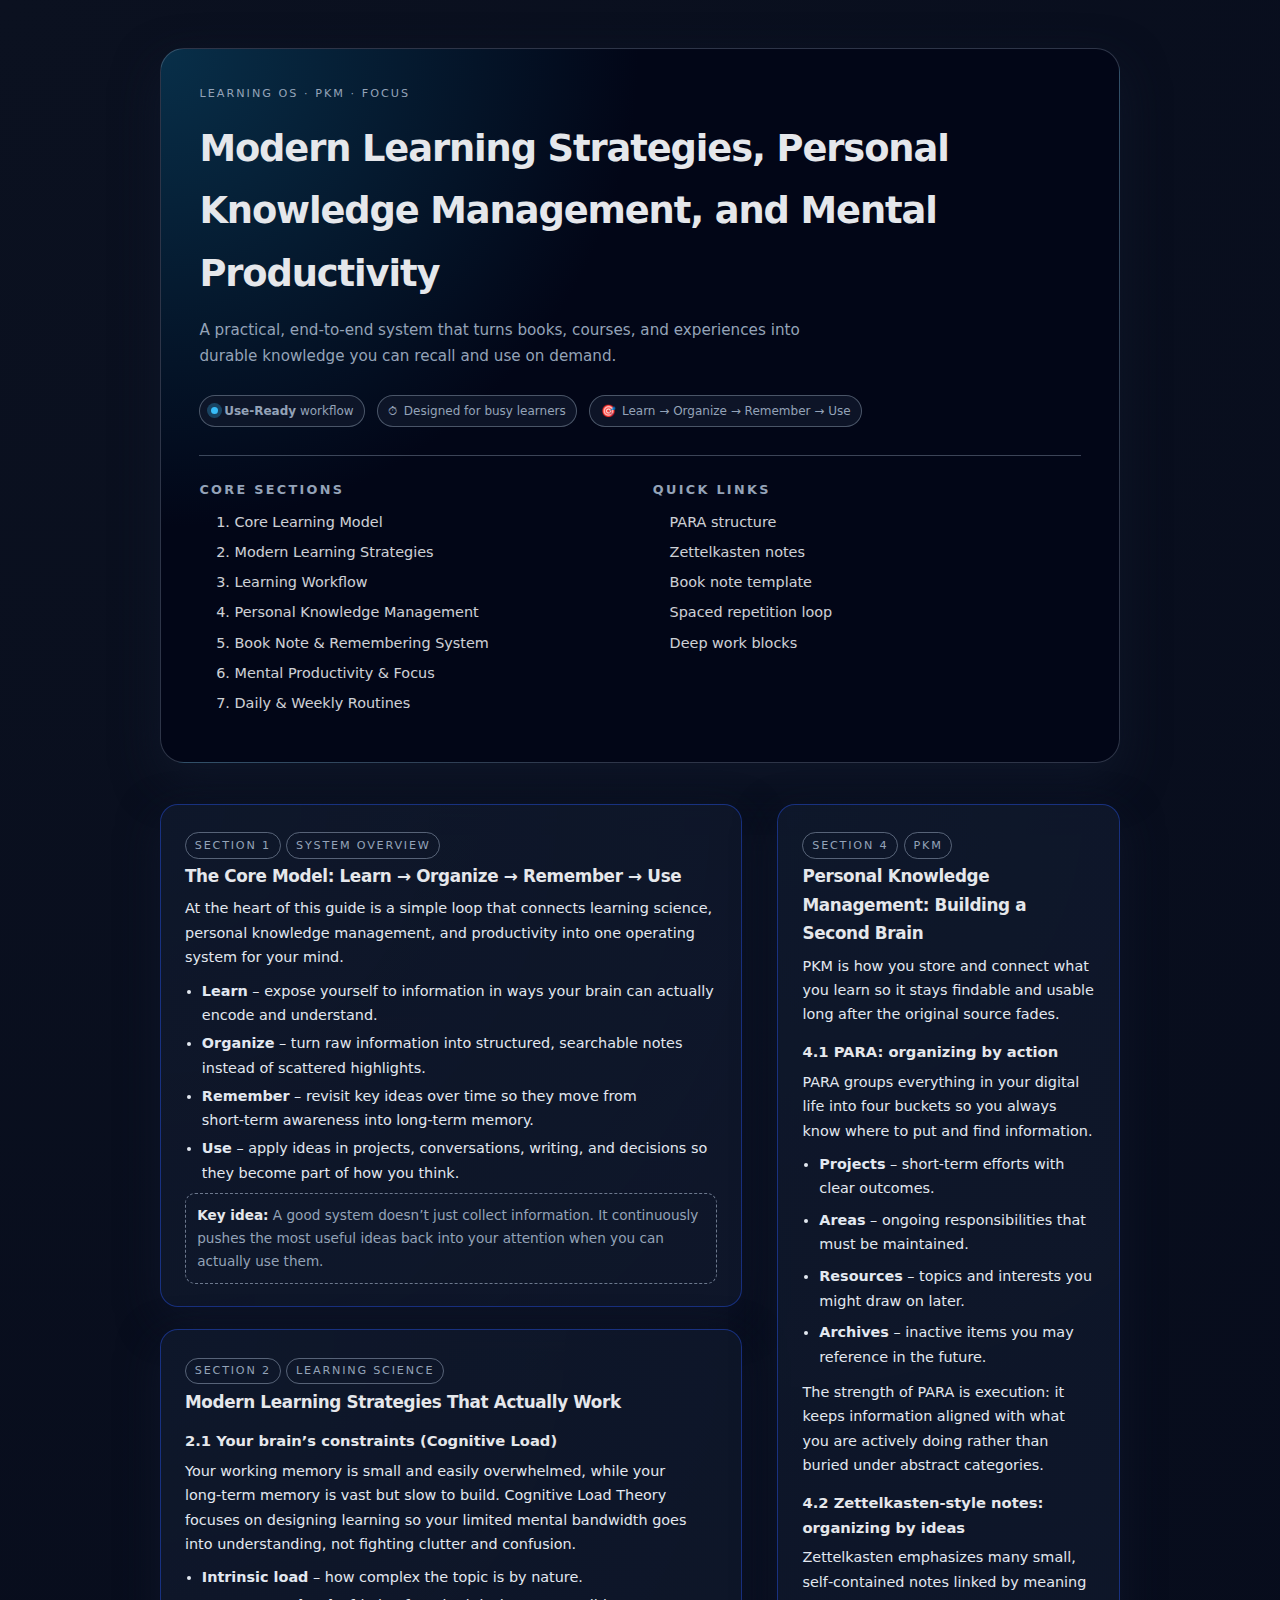
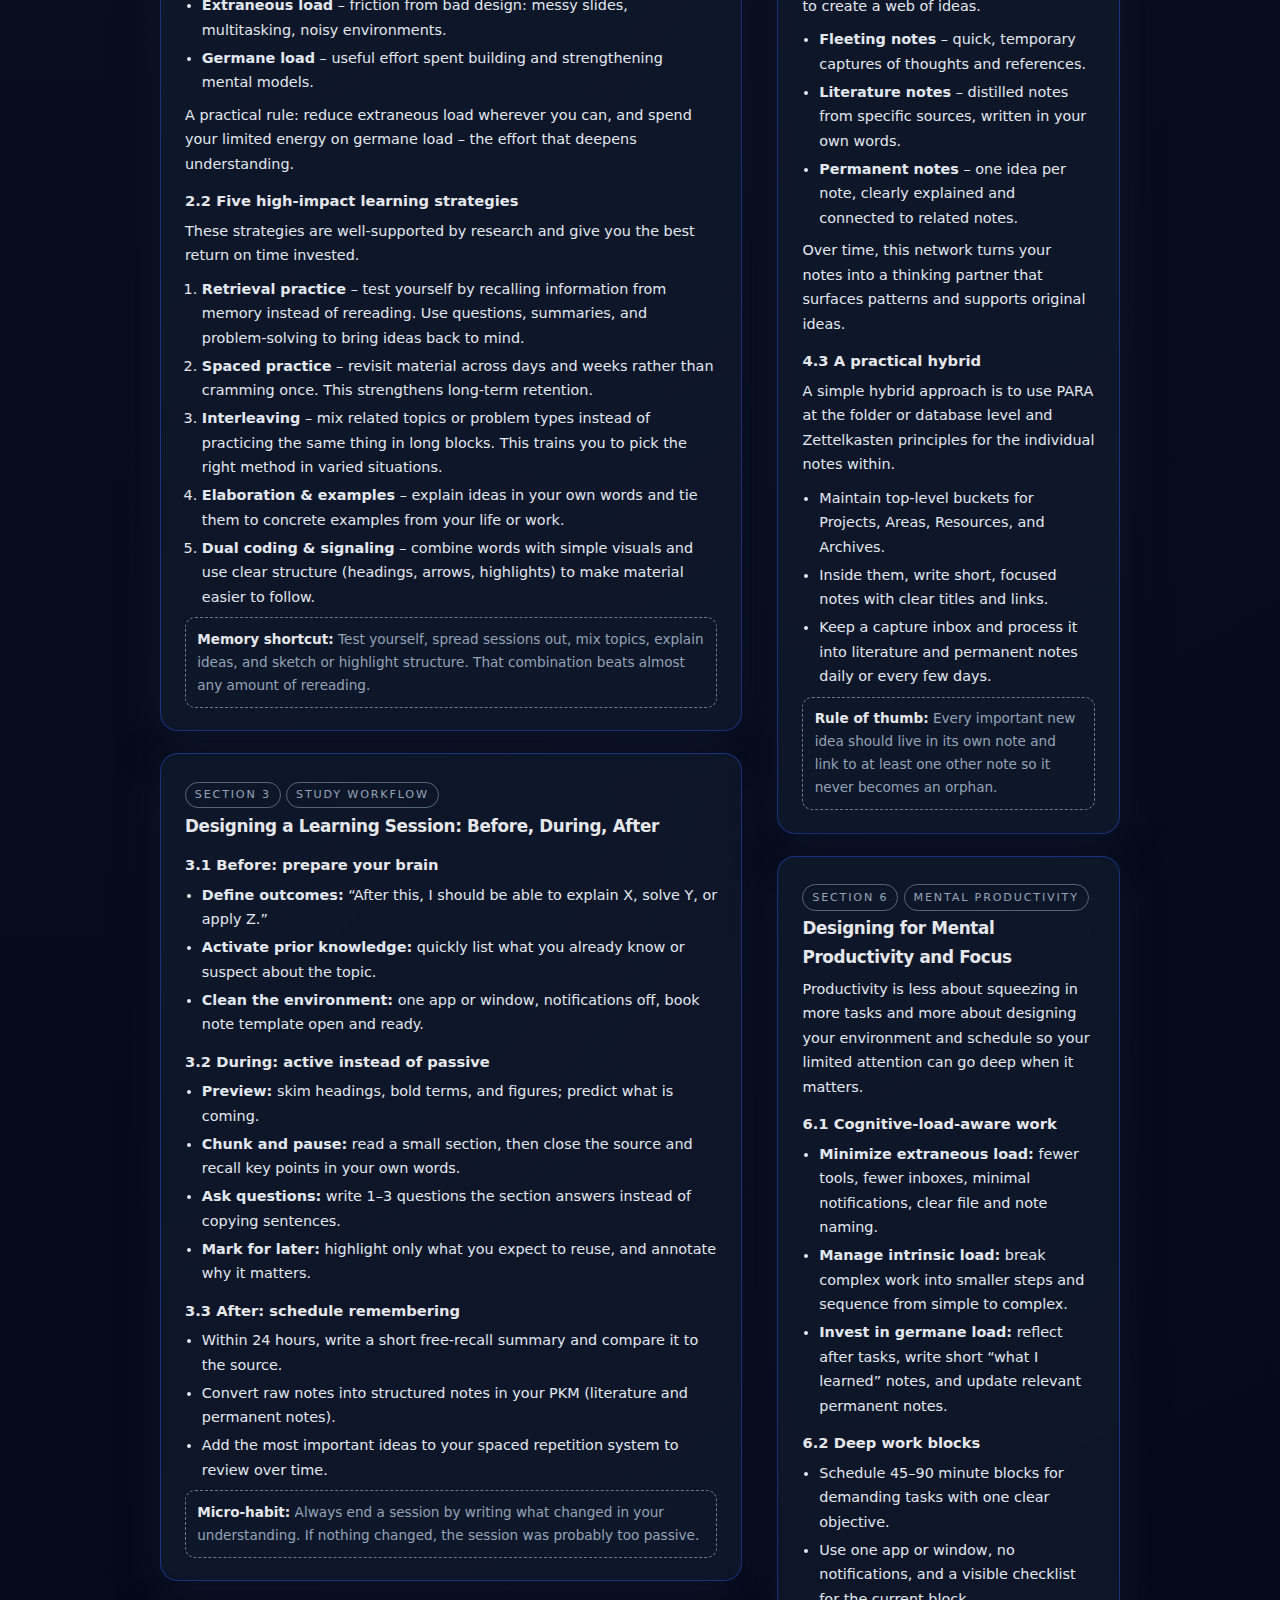
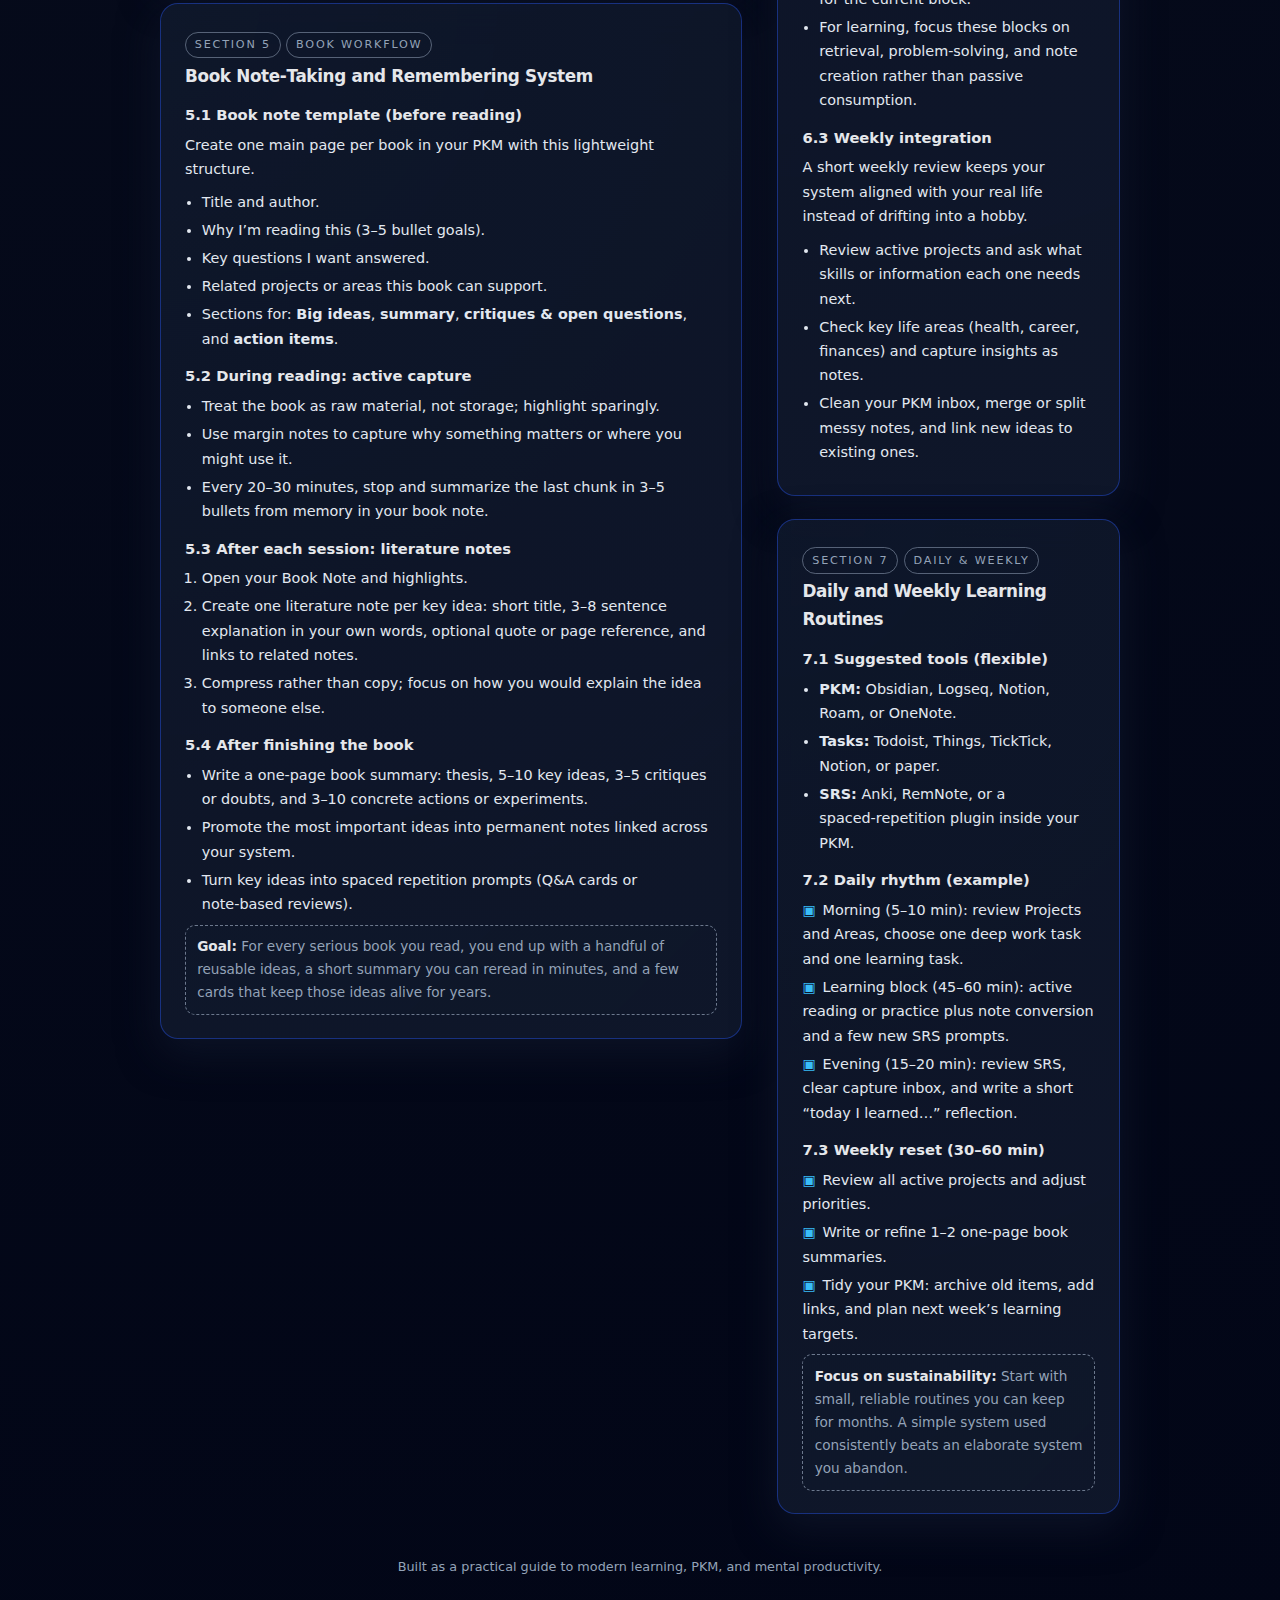
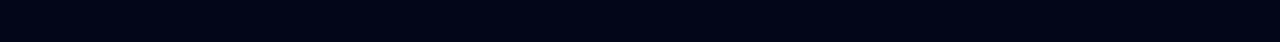
<file: index.html>
<!DOCTYPE html>
<html lang="en">
<head>
  <meta charset="UTF-8">
  <title>Modern Learning, PKM, and Mental Productivity Guide</title>
  <meta name="viewport" content="width=device-width, initial-scale=1.0">
  <meta name="description" content="A practical guide to modern learning strategies, personal knowledge management (PKM), and mental productivity optimization.">
  <style>
    :root {
      color-scheme: light dark;
      --bg: #0f172a;
      --bg-alt: #020617;
      --card: #020617;
      --accent: #38bdf8;
      --accent-soft: rgba(56,189,248,0.15);
      --text: #e5e7eb;
      --muted: #94a3b8;
      --border: #1f2937;
      --code-bg: #020617;
      --shadow-soft: 0 18px 45px rgba(15,23,42,0.85);
      --radius-lg: 18px;
      --radius-sm: 10px;
    }

    * {
      box-sizing: border-box;
      margin: 0;
      padding: 0;
    }

    body {
      font-family: system-ui, -apple-system, BlinkMacSystemFont, "SF Pro Text",
        "Segoe UI", sans-serif;
      background: radial-gradient(circle at top left, #0b1120, #020617);
      color: var(--text);
      line-height: 1.7;
      padding: 3rem 1.5rem 4rem;
    }

    .page {
      max-width: 960px;
      margin: 0 auto;
    }

    .hero {
      padding: 2.2rem 2.4rem 2.4rem;
      border-radius: 24px;
      background: radial-gradient(circle at top left, #082f49 0, #020617 40%, #020617 100%);
      box-shadow: var(--shadow-soft);
      border: 1px solid rgba(148,163,184,0.3);
      position: relative;
      overflow: hidden;
    }

    .hero::before {
      content: "";
      position: absolute;
      inset: -120px;
      background:
        radial-gradient(circle at 0 0, rgba(56,189,248,0.18), transparent 55%),
        radial-gradient(circle at 100% 0, rgba(129,140,248,0.14), transparent 55%),
        radial-gradient(circle at 50% 100%, rgba(45,212,191,0.12), transparent 55%);
      opacity: 0.9;
      z-index: -1;
    }

    .hero-kicker {
      text-transform: uppercase;
      letter-spacing: 0.18em;
      font-size: 0.7rem;
      color: var(--muted);
      margin-bottom: 0.9rem;
    }

    h1 {
      font-size: clamp(1.9rem, 3vw, 2.3rem);
      font-weight: 650;
      letter-spacing: -0.03em;
      margin-bottom: 0.8rem;
    }

    .hero-subtitle {
      max-width: 640px;
      color: var(--muted);
      font-size: 0.95rem;
      margin-bottom: 1.6rem;
    }

    .hero-meta {
      display: flex;
      flex-wrap: wrap;
      gap: 0.75rem;
      font-size: 0.75rem;
      color: var(--muted);
      align-items: center;
    }

    .pill {
      padding: 0.28rem 0.65rem;
      border-radius: 999px;
      background: rgba(15,23,42,0.85);
      border: 1px solid rgba(148,163,184,0.45);
      display: inline-flex;
      align-items: center;
      gap: 0.4rem;
    }

    .pill span.dot {
      width: 7px;
      height: 7px;
      border-radius: 50%;
      background: var(--accent);
      box-shadow: 0 0 0 4px rgba(56,189,248,0.28);
    }

    .pill strong {
      font-weight: 600;
    }

    .toc {
      margin-top: 1.8rem;
      padding-top: 1.4rem;
      border-top: 1px solid rgba(148,163,184,0.4);
      display: grid;
      grid-template-columns: repeat(auto-fit, minmax(220px, 1fr));
      gap: 1rem 1.6rem;
      font-size: 0.85rem;
    }

    .toc h2 {
      font-size: 0.8rem;
      text-transform: uppercase;
      letter-spacing: 0.18em;
      color: var(--muted);
      margin-bottom: 0.6rem;
    }

    .toc ul {
      list-style: none;
    }

    .toc li {
      margin-bottom: 0.35rem;
    }

    .toc a {
      color: var(--text);
      text-decoration: none;
      opacity: 0.9;
      transition: opacity 0.15s ease, color 0.15s ease;
    }

    .toc a:hover {
      color: var(--accent);
      opacity: 1;
    }

    main {
      margin-top: 2.6rem;
      display: grid;
      grid-template-columns: minmax(0, 1.7fr) minmax(0, 1fr);
      gap: 2.2rem;
    }

    @media (max-width: 880px) {
      main {
        grid-template-columns: minmax(0, 1fr);
      }
      body {
        padding: 2.2rem 1.1rem 3.2rem;
      }
      .hero {
        padding: 1.8rem 1.7rem 2rem;
      }
    }

    .column {
      display: flex;
      flex-direction: column;
      gap: 1.4rem;
    }

    section {
      background: radial-gradient(circle at top left, rgba(15,23,42,0.85), rgba(15,23,42,0.97));
      border-radius: var(--radius-lg);
      border: 1px solid rgba(30,64,175,0.65);
      padding: 1.35rem 1.5rem 1.4rem;
      box-shadow: 0 14px 40px rgba(15,23,42,0.8);
      position: relative;
      overflow: hidden;
    }

    section::before {
      content: "";
      position: absolute;
      inset: -120px;
      background:
        radial-gradient(circle at top left, rgba(56,189,248,0.16), transparent 55%),
        radial-gradient(circle at bottom right, rgba(37,99,235,0.12), transparent 55%);
      opacity: 0.6;
      z-index: -1;
    }

    section h2 {
      font-size: 1.05rem;
      margin-bottom: 0.35rem;
      letter-spacing: -0.02em;
    }

    section h3 {
      font-size: 0.92rem;
      margin-top: 0.75rem;
      margin-bottom: 0.35rem;
    }

    p {
      margin-bottom: 0.55rem;
      font-size: 0.9rem;
      color: #e2e8f0;
    }

    ul, ol {
      padding-left: 1.05rem;
      margin-bottom: 0.5rem;
    }

    li {
      margin-bottom: 0.22rem;
      font-size: 0.9rem;
      color: #e2e8f0;
    }

    code {
      font-family: ui-monospace, SFMono-Regular, Menlo, Monaco, Consolas, "Liberation Mono", "Courier New", monospace;
      font-size: 0.85rem;
      background: var(--code-bg);
      color: #7dd3fc;
      padding: 0.08rem 0.35rem;
      border-radius: 999px;
      border: 1px solid rgba(148,163,184,0.4);
    }

    .tag-row {
      display: flex;
      flex-wrap: wrap;
      gap: 0.35rem;
      margin-top: 0.35rem;
      margin-bottom: 0.2rem;
    }

    .tag {
      font-size: 0.7rem;
      text-transform: uppercase;
      letter-spacing: 0.16em;
      padding: 0.18rem 0.55rem;
      border-radius: 999px;
      border: 1px solid rgba(148,163,184,0.55);
      color: var(--muted);
    }

    .tip {
      border-radius: var(--radius-sm);
      border: 1px dashed rgba(148,163,184,0.7);
      padding: 0.6rem 0.7rem;
      background: linear-gradient(135deg, rgba(15,23,42,0.95), rgba(15,23,42,0.96));
      font-size: 0.85rem;
      color: var(--muted);
      margin-top: 0.4rem;
    }

    .tip strong {
      color: #e5e7eb;
    }

    .badge {
      display: inline-flex;
      align-items: center;
      gap: 0.3rem;
      font-size: 0.75rem;
      color: var(--muted);
      margin-bottom: 0.35rem;
    }

    .badge-dot {
      width: 6px;
      height: 6px;
      border-radius: 999px;
      background: var(--accent);
      box-shadow: 0 0 0 3px rgba(56,189,248,0.25);
    }

    .inline-heading {
      font-weight: 600;
    }

    .checklist {
      list-style: none;
      padding-left: 0;
    }

    .checklist li::before {
      content: "▣";
      margin-right: 0.4rem;
      color: var(--accent);
    }

    .pill-inline {
      display: inline-flex;
      align-items: center;
      gap: 0.3rem;
      padding: 0.16rem 0.55rem;
      border-radius: 999px;
      background: rgba(15,23,42,0.8);
      border: 1px solid rgba(148,163,184,0.6);
      font-size: 0.8rem;
      color: var(--muted);
    }

    .two-col-list {
      display: grid;
      grid-template-columns: repeat(auto-fit, minmax(170px, 1fr));
      gap: 0.3rem 1.2rem;
    }

    .two-col-list li {
      margin-bottom: 0.15rem;
    }

    .footer {
      margin-top: 2.6rem;
      font-size: 0.8rem;
      color: var(--muted);
      text-align: center;
    }

    a {
      color: #7dd3fc;
    }
  </style>
</head>
<body>
  <div class="page">
    <header class="hero">
      <div class="hero-kicker">Learning OS · PKM · Focus</div>
      <h1>Modern Learning Strategies, Personal Knowledge Management, and Mental Productivity</h1>
      <p class="hero-subtitle">
        A practical, end‑to‑end system that turns books, courses, and experiences into durable knowledge you can recall and use on demand.
      </p>
      <div class="hero-meta">
        <div class="pill">
          <span class="dot"></span>
          <span><strong>Use‑Ready</strong> workflow</span>
        </div>
        <div class="pill">
          <span>⏱</span>
          <span>Designed for busy learners</span>
        </div>
        <div class="pill">
          <span>🎯</span>
          <span>Learn → Organize → Remember → Use</span>
        </div>
      </div>

      <nav class="toc" aria-label="On this page">
        <div>
          <h2>Core Sections</h2>
          <ul>
            <li><a href="#core-model">1. Core Learning Model</a></li>
            <li><a href="#learning-science">2. Modern Learning Strategies</a></li>
            <li><a href="#workflow">3. Learning Workflow</a></li>
            <li><a href="#pkm">4. Personal Knowledge Management</a></li>
            <li><a href="#books">5. Book Note & Remembering System</a></li>
            <li><a href="#productivity">6. Mental Productivity & Focus</a></li>
            <li><a href="#routines">7. Daily & Weekly Routines</a></li>
          </ul>
        </div>
        <div>
          <h2>Quick Links</h2>
          <ul>
            <li><a href="#para">PARA structure</a></li>
            <li><a href="#zettelkasten">Zettelkasten notes</a></li>
            <li><a href="#book-template">Book note template</a></li>
            <li><a href="#srs">Spaced repetition loop</a></li>
            <li><a href="#deep-work">Deep work blocks</a></li>
          </ul>
        </div>
      </nav>
    </header>

    <main>
      <div class="column">

        <!-- 1. Core Model -->
        <section id="core-model">
          <div class="tag-row">
            <div class="tag">Section 1</div>
            <div class="tag">System Overview</div>
          </div>
          <h2>The Core Model: Learn → Organize → Remember → Use</h2>
          <p>
            At the heart of this guide is a simple loop that connects learning science, personal knowledge management, and productivity into one operating system for your mind.
          </p>
          <ul>
            <li><span class="inline-heading">Learn</span> – expose yourself to information in ways your brain can actually encode and understand.</li>
            <li><span class="inline-heading">Organize</span> – turn raw information into structured, searchable notes instead of scattered highlights.</li>
            <li><span class="inline-heading">Remember</span> – revisit key ideas over time so they move from short‑term awareness into long‑term memory.</li>
            <li><span class="inline-heading">Use</span> – apply ideas in projects, conversations, writing, and decisions so they become part of how you think.</li>
          </ul>
          <div class="tip">
            <strong>Key idea:</strong> A good system doesn’t just collect information. It continuously pushes the most useful ideas back into your attention when you can actually use them.
          </div>
        </section>

        <!-- 2. Learning Science -->
        <section id="learning-science">
          <div class="tag-row">
            <div class="tag">Section 2</div>
            <div class="tag">Learning Science</div>
          </div>
          <h2>Modern Learning Strategies That Actually Work</h2>
          <h3>2.1 Your brain’s constraints (Cognitive Load)</h3>
          <p>
            Your working memory is small and easily overwhelmed, while your long‑term memory is vast but slow to build. Cognitive Load Theory focuses on designing learning so your limited mental bandwidth goes into understanding, not fighting clutter and confusion.
          </p>
          <ul>
            <li><span class="inline-heading">Intrinsic load</span> – how complex the topic is by nature.</li>
            <li><span class="inline-heading">Extraneous load</span> – friction from bad design: messy slides, multitasking, noisy environments.</li>
            <li><span class="inline-heading">Germane load</span> – useful effort spent building and strengthening mental models.</li>
          </ul>
          <p>
            A practical rule: reduce extraneous load wherever you can, and spend your limited energy on germane load – the effort that deepens understanding.
          </p>

          <h3>2.2 Five high‑impact learning strategies</h3>
          <p>
            These strategies are well‑supported by research and give you the best return on time invested.
          </p>
          <ol>
            <li><span class="inline-heading">Retrieval practice</span> – test yourself by recalling information from memory instead of rereading. Use questions, summaries, and problem‑solving to bring ideas back to mind.</li>
            <li><span class="inline-heading">Spaced practice</span> – revisit material across days and weeks rather than cramming once. This strengthens long‑term retention.</li>
            <li><span class="inline-heading">Interleaving</span> – mix related topics or problem types instead of practicing the same thing in long blocks. This trains you to pick the right method in varied situations.</li>
            <li><span class="inline-heading">Elaboration & examples</span> – explain ideas in your own words and tie them to concrete examples from your life or work.</li>
            <li><span class="inline-heading">Dual coding & signaling</span> – combine words with simple visuals and use clear structure (headings, arrows, highlights) to make material easier to follow.</li>
          </ol>
          <div class="tip">
            <strong>Memory shortcut:</strong> Test yourself, spread sessions out, mix topics, explain ideas, and sketch or highlight structure. That combination beats almost any amount of rereading.
          </div>
        </section>

        <!-- 3. Learning Workflow -->
        <section id="workflow">
          <div class="tag-row">
            <div class="tag">Section 3</div>
            <div class="tag">Study Workflow</div>
          </div>
          <h2>Designing a Learning Session: Before, During, After</h2>

          <h3>3.1 Before: prepare your brain</h3>
          <ul>
            <li><span class="inline-heading">Define outcomes:</span> “After this, I should be able to explain X, solve Y, or apply Z.”</li>
            <li><span class="inline-heading">Activate prior knowledge:</span> quickly list what you already know or suspect about the topic.</li>
            <li><span class="inline-heading">Clean the environment:</span> one app or window, notifications off, book note template open and ready.</li>
          </ul>

          <h3>3.2 During: active instead of passive</h3>
          <ul>
            <li><span class="inline-heading">Preview:</span> skim headings, bold terms, and figures; predict what is coming.</li>
            <li><span class="inline-heading">Chunk and pause:</span> read a small section, then close the source and recall key points in your own words.</li>
            <li><span class="inline-heading">Ask questions:</span> write 1–3 questions the section answers instead of copying sentences.</li>
            <li><span class="inline-heading">Mark for later:</span> highlight only what you expect to reuse, and annotate why it matters.</li>
          </ul>

          <h3>3.3 After: schedule remembering</h3>
          <ul>
            <li>Within 24 hours, write a short free‑recall summary and compare it to the source.</li>
            <li>Convert raw notes into structured notes in your PKM (literature and permanent notes).</li>
            <li>Add the most important ideas to your spaced repetition system to review over time.</li>
          </ul>

          <div class="tip">
            <strong>Micro‑habit:</strong> Always end a session by writing what changed in your understanding. If nothing changed, the session was probably too passive.
          </div>
        </section>

        <!-- 5. Book Note System -->
        <section id="books">
          <div class="tag-row">
            <div class="tag">Section 5</div>
            <div class="tag">Book Workflow</div>
          </div>
          <h2>Book Note‑Taking and Remembering System</h2>

          <h3 id="book-template">5.1 Book note template (before reading)</h3>
          <p>
            Create one main page per book in your PKM with this lightweight structure.
          </p>
          <ul>
            <li>Title and author.</li>
            <li>Why I’m reading this (3–5 bullet goals).</li>
            <li>Key questions I want answered.</li>
            <li>Related projects or areas this book can support.</li>
            <li>Sections for:
              <span class="inline-heading"> Big ideas</span>,
              <span class="inline-heading"> summary</span>,
              <span class="inline-heading"> critiques & open questions</span>,
              and <span class="inline-heading">action items</span>.
            </li>
          </ul>

          <h3>5.2 During reading: active capture</h3>
          <ul>
            <li>Treat the book as raw material, not storage; highlight sparingly.</li>
            <li>Use margin notes to capture why something matters or where you might use it.</li>
            <li>Every 20–30 minutes, stop and summarize the last chunk in 3–5 bullets from memory in your book note.</li>
          </ul>

          <h3>5.3 After each session: literature notes</h3>
          <ol>
            <li>Open your Book Note and highlights.</li>
            <li>Create one literature note per key idea:
              short title, 3–8 sentence explanation in your own words, optional quote or page reference, and links to related notes.</li>
            <li>Compress rather than copy; focus on how you would explain the idea to someone else.</li>
          </ol>

          <h3>5.4 After finishing the book</h3>
          <ul>
            <li>Write a one‑page book summary: thesis, 5–10 key ideas, 3–5 critiques or doubts, and 3–10 concrete actions or experiments.</li>
            <li>Promote the most important ideas into permanent notes linked across your system.</li>
            <li id="srs">Turn key ideas into spaced repetition prompts (Q&A cards or note‑based reviews).</li>
          </ul>

          <div class="tip">
            <strong>Goal:</strong> For every serious book you read, you end up with a handful of reusable ideas, a short summary you can reread in minutes, and a few cards that keep those ideas alive for years.
          </div>
        </section>

      </div>

      <!-- Right column -->
      <aside class="column">

        <!-- PKM -->
        <section id="pkm">
          <div class="tag-row">
            <div class="tag">Section 4</div>
            <div class="tag">PKM</div>
          </div>
          <h2>Personal Knowledge Management: Building a Second Brain</h2>
          <p>
            PKM is how you store and connect what you learn so it stays findable and usable long after the original source fades.
          </p>

          <h3 id="para">4.1 PARA: organizing by action</h3>
          <p>
            PARA groups everything in your digital life into four buckets so you always know where to put and find information.
          </p>
          <ul class="two-col-list">
            <li><span class="inline-heading">Projects</span> – short‑term efforts with clear outcomes.</li>
            <li><span class="inline-heading">Areas</span> – ongoing responsibilities that must be maintained.</li>
            <li><span class="inline-heading">Resources</span> – topics and interests you might draw on later.</li>
            <li><span class="inline-heading">Archives</span> – inactive items you may reference in the future.</li>
          </ul>
          <p>
            The strength of PARA is execution: it keeps information aligned with what you are actively doing rather than buried under abstract categories.
          </p>

          <h3 id="zettelkasten">4.2 Zettelkasten‑style notes: organizing by ideas</h3>
          <p>
            Zettelkasten emphasizes many small, self‑contained notes linked by meaning to create a web of ideas.
          </p>
          <ul>
            <li><span class="inline-heading">Fleeting notes</span> – quick, temporary captures of thoughts and references.</li>
            <li><span class="inline-heading">Literature notes</span> – distilled notes from specific sources, written in your own words.</li>
            <li><span class="inline-heading">Permanent notes</span> – one idea per note, clearly explained and connected to related notes.</li>
          </ul>
          <p>
            Over time, this network turns your notes into a thinking partner that surfaces patterns and supports original ideas.
          </p>

          <h3>4.3 A practical hybrid</h3>
          <p>
            A simple hybrid approach is to use PARA at the folder or database level and Zettelkasten principles for the individual notes within.
          </p>
          <ul>
            <li>Maintain top‑level buckets for Projects, Areas, Resources, and Archives.</li>
            <li>Inside them, write short, focused notes with clear titles and links.</li>
            <li>Keep a capture inbox and process it into literature and permanent notes daily or every few days.</li>
          </ul>
          <div class="tip">
            <strong>Rule of thumb:</strong> Every important new idea should live in its own note and link to at least one other note so it never becomes an orphan.
          </div>
        </section>

        <!-- Productivity -->
        <section id="productivity">
          <div class="tag-row">
            <div class="tag">Section 6</div>
            <div class="tag">Mental Productivity</div>
          </div>
          <h2>Designing for Mental Productivity and Focus</h2>
          <p>
            Productivity is less about squeezing in more tasks and more about designing your environment and schedule so your limited attention can go deep when it matters.
          </p>

          <h3>6.1 Cognitive‑load‑aware work</h3>
          <ul>
            <li><span class="inline-heading">Minimize extraneous load:</span> fewer tools, fewer inboxes, minimal notifications, clear file and note naming.</li>
            <li><span class="inline-heading">Manage intrinsic load:</span> break complex work into smaller steps and sequence from simple to complex.</li>
            <li><span class="inline-heading">Invest in germane load:</span> reflect after tasks, write short “what I learned” notes, and update relevant permanent notes.</li>
          </ul>

          <h3 id="deep-work">6.2 Deep work blocks</h3>
          <ul>
            <li>Schedule 45–90 minute blocks for demanding tasks with one clear objective.</li>
            <li>Use one app or window, no notifications, and a visible checklist for the current block.</li>
            <li>For learning, focus these blocks on retrieval, problem‑solving, and note creation rather than passive consumption.</li>
          </ul>

          <h3>6.3 Weekly integration</h3>
          <p>
            A short weekly review keeps your system aligned with your real life instead of drifting into a hobby.
          </p>
          <ul>
            <li>Review active projects and ask what skills or information each one needs next.</li>
            <li>Check key life areas (health, career, finances) and capture insights as notes.</li>
            <li>Clean your PKM inbox, merge or split messy notes, and link new ideas to existing ones.</li>
          </ul>
        </section>

        <!-- Routines -->
        <section id="routines">
          <div class="tag-row">
            <div class="tag">Section 7</div>
            <div class="tag">Daily & Weekly</div>
          </div>
          <h2>Daily and Weekly Learning Routines</h2>

          <h3>7.1 Suggested tools (flexible)</h3>
          <ul>
            <li><span class="inline-heading">PKM:</span> Obsidian, Logseq, Notion, Roam, or OneNote.</li>
            <li><span class="inline-heading">Tasks:</span> Todoist, Things, TickTick, Notion, or paper.</li>
            <li><span class="inline-heading">SRS:</span> Anki, RemNote, or a spaced‑repetition plugin inside your PKM.</li>
          </ul>

          <h3>7.2 Daily rhythm (example)</h3>
          <ul class="checklist">
            <li>Morning (5–10 min): review Projects and Areas, choose one deep work task and one learning task.</li>
            <li>Learning block (45–60 min): active reading or practice plus note conversion and a few new SRS prompts.</li>
            <li>Evening (15–20 min): review SRS, clear capture inbox, and write a short “today I learned…” reflection.</li>
          </ul>

          <h3>7.3 Weekly reset (30–60 min)</h3>
          <ul class="checklist">
            <li>Review all active projects and adjust priorities.</li>
            <li>Write or refine 1–2 one‑page book summaries.</li>
            <li>Tidy your PKM: archive old items, add links, and plan next week’s learning targets.</li>
          </ul>

          <div class="tip">
            <strong>Focus on sustainability:</strong> Start with small, reliable routines you can keep for months. A simple system used consistently beats an elaborate system you abandon.
          </div>
        </section>

      </aside>
    </main>

    <footer class="footer">
      Built as a practical guide to modern learning, PKM, and mental productivity.
    </footer>
  </div>
</body>
</html>
</file>
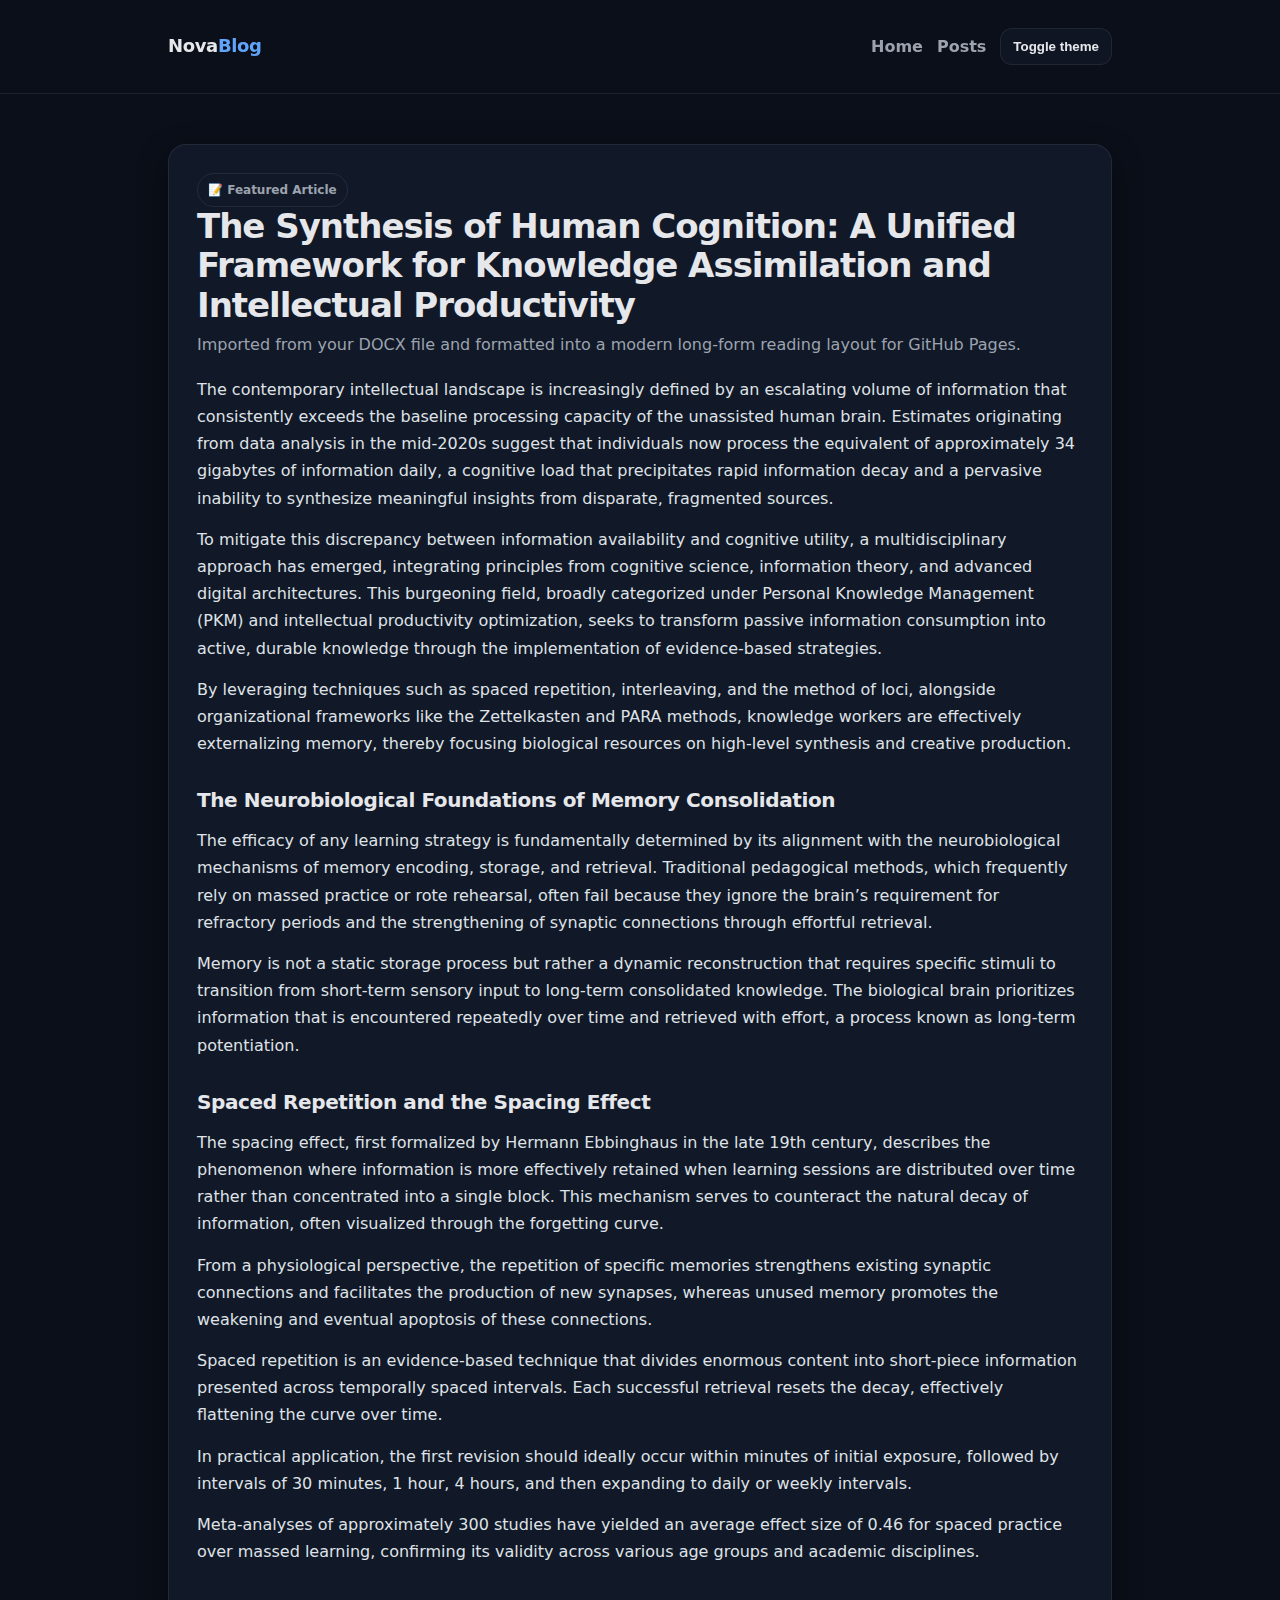
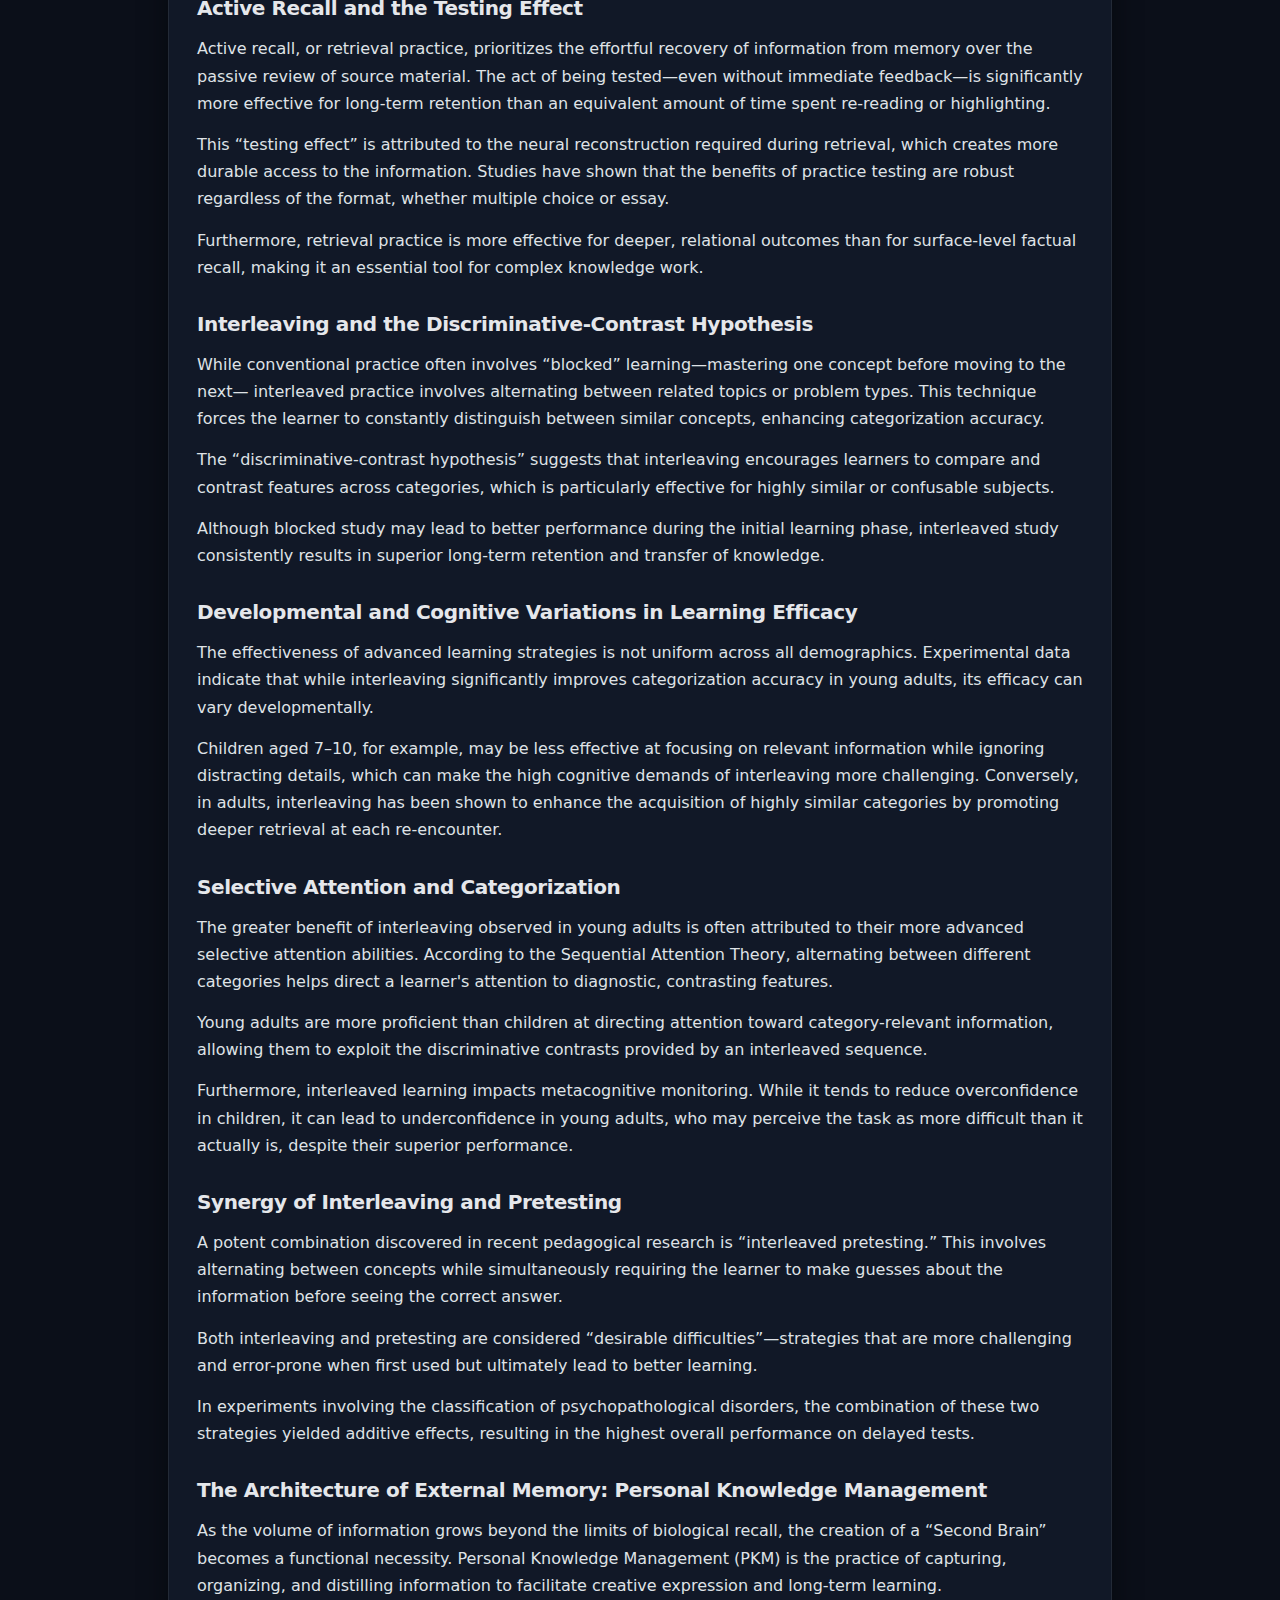
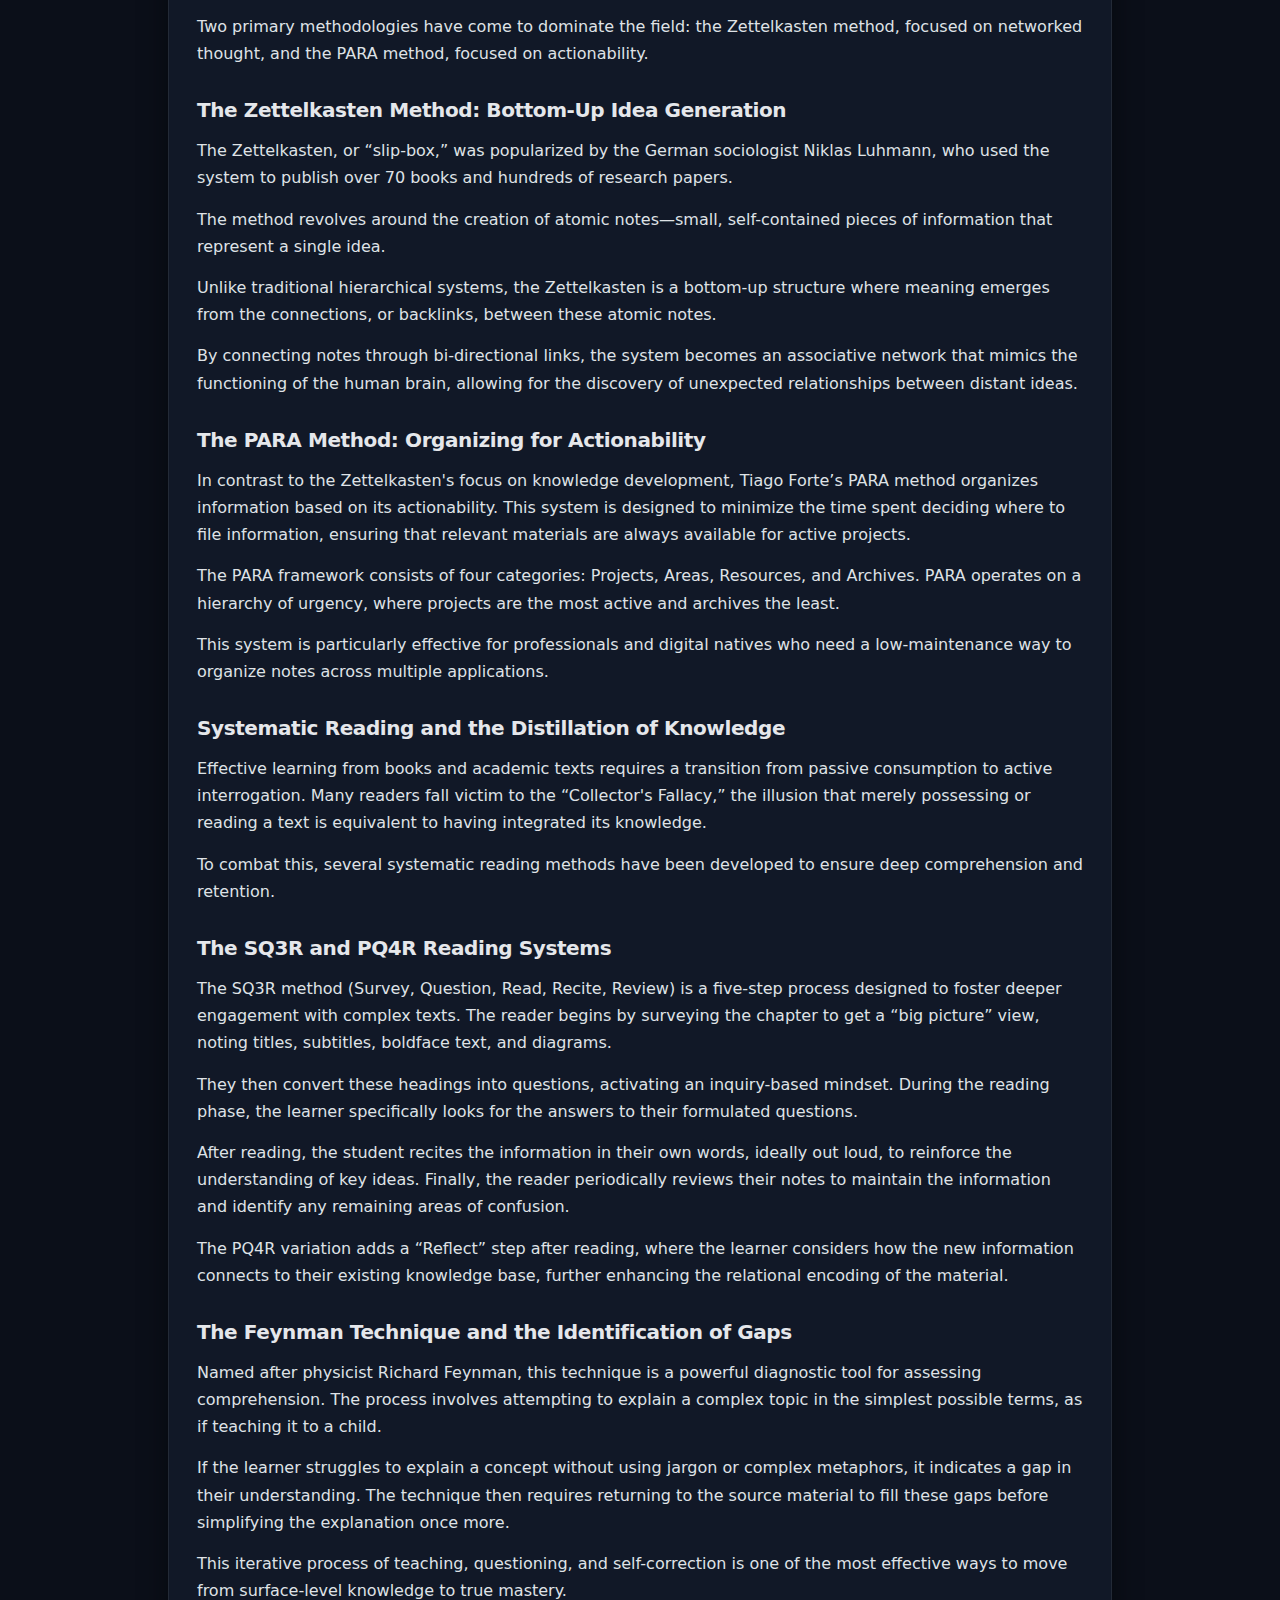
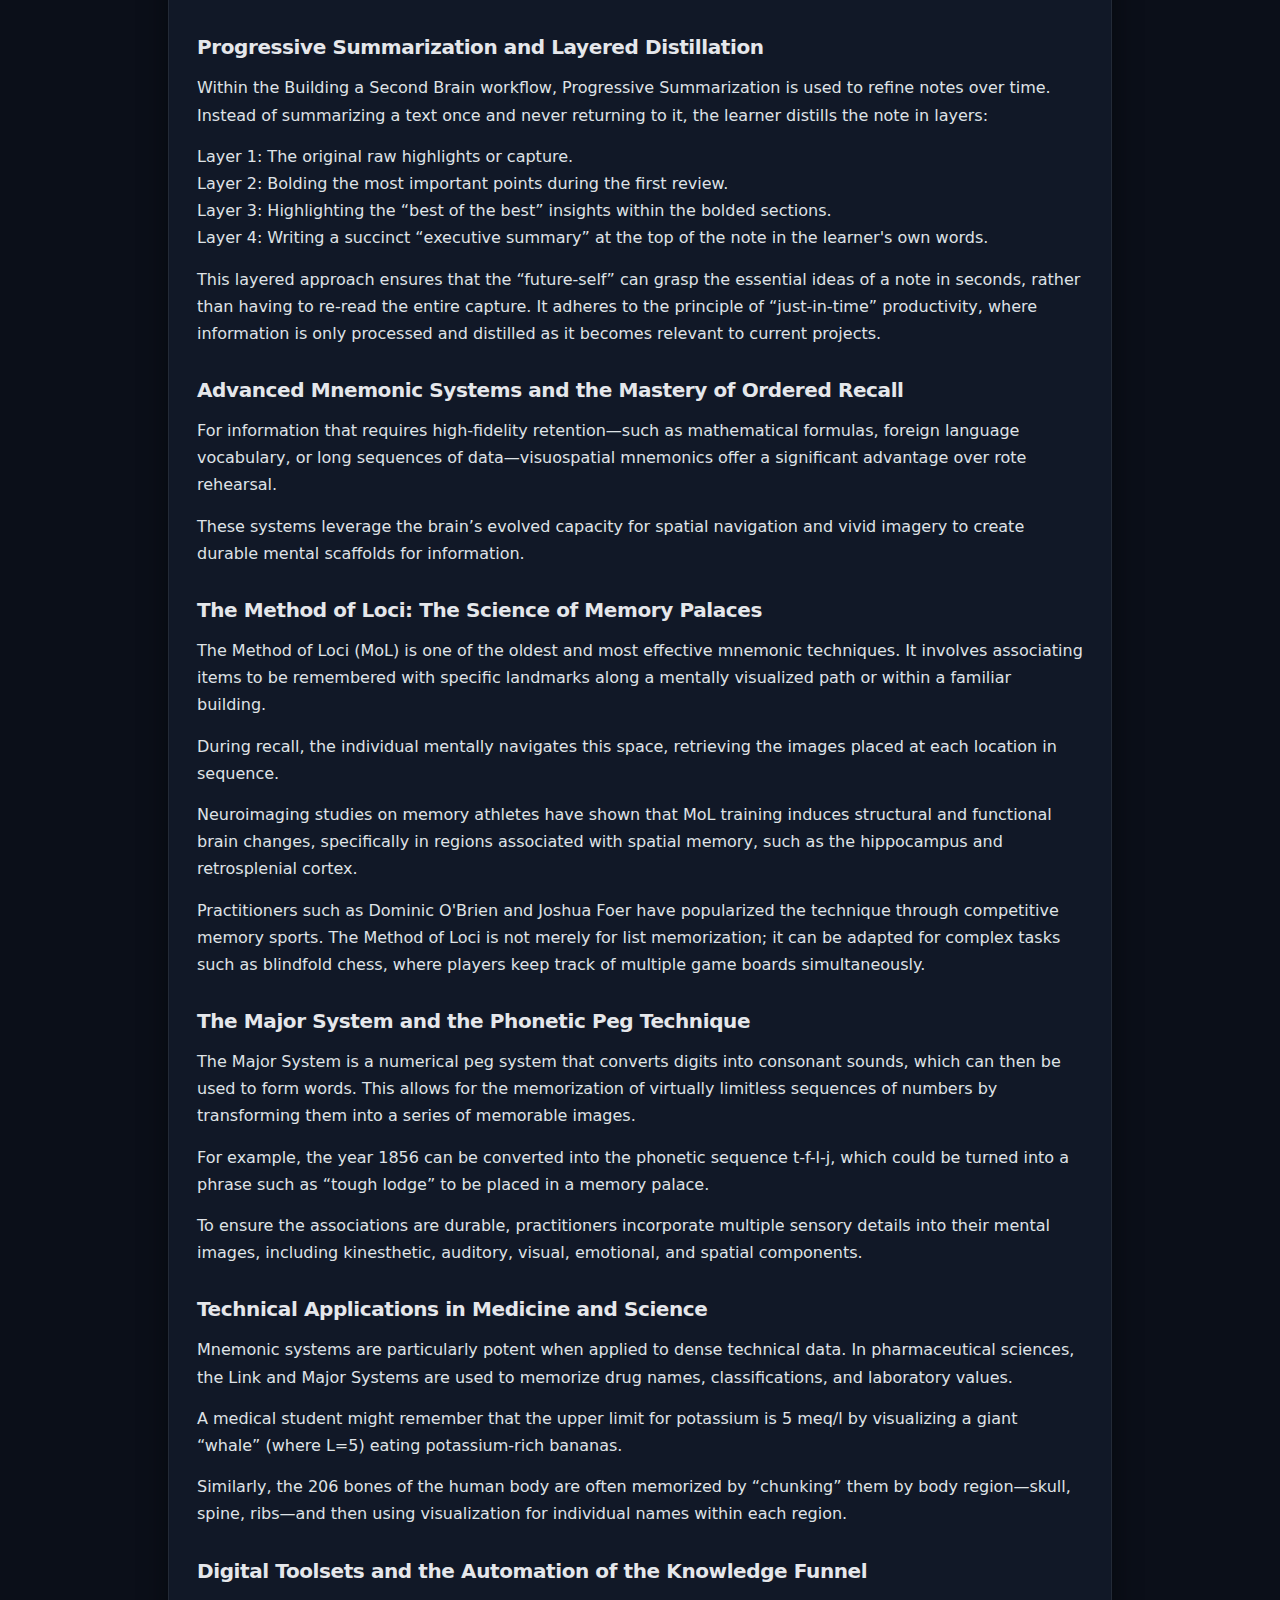
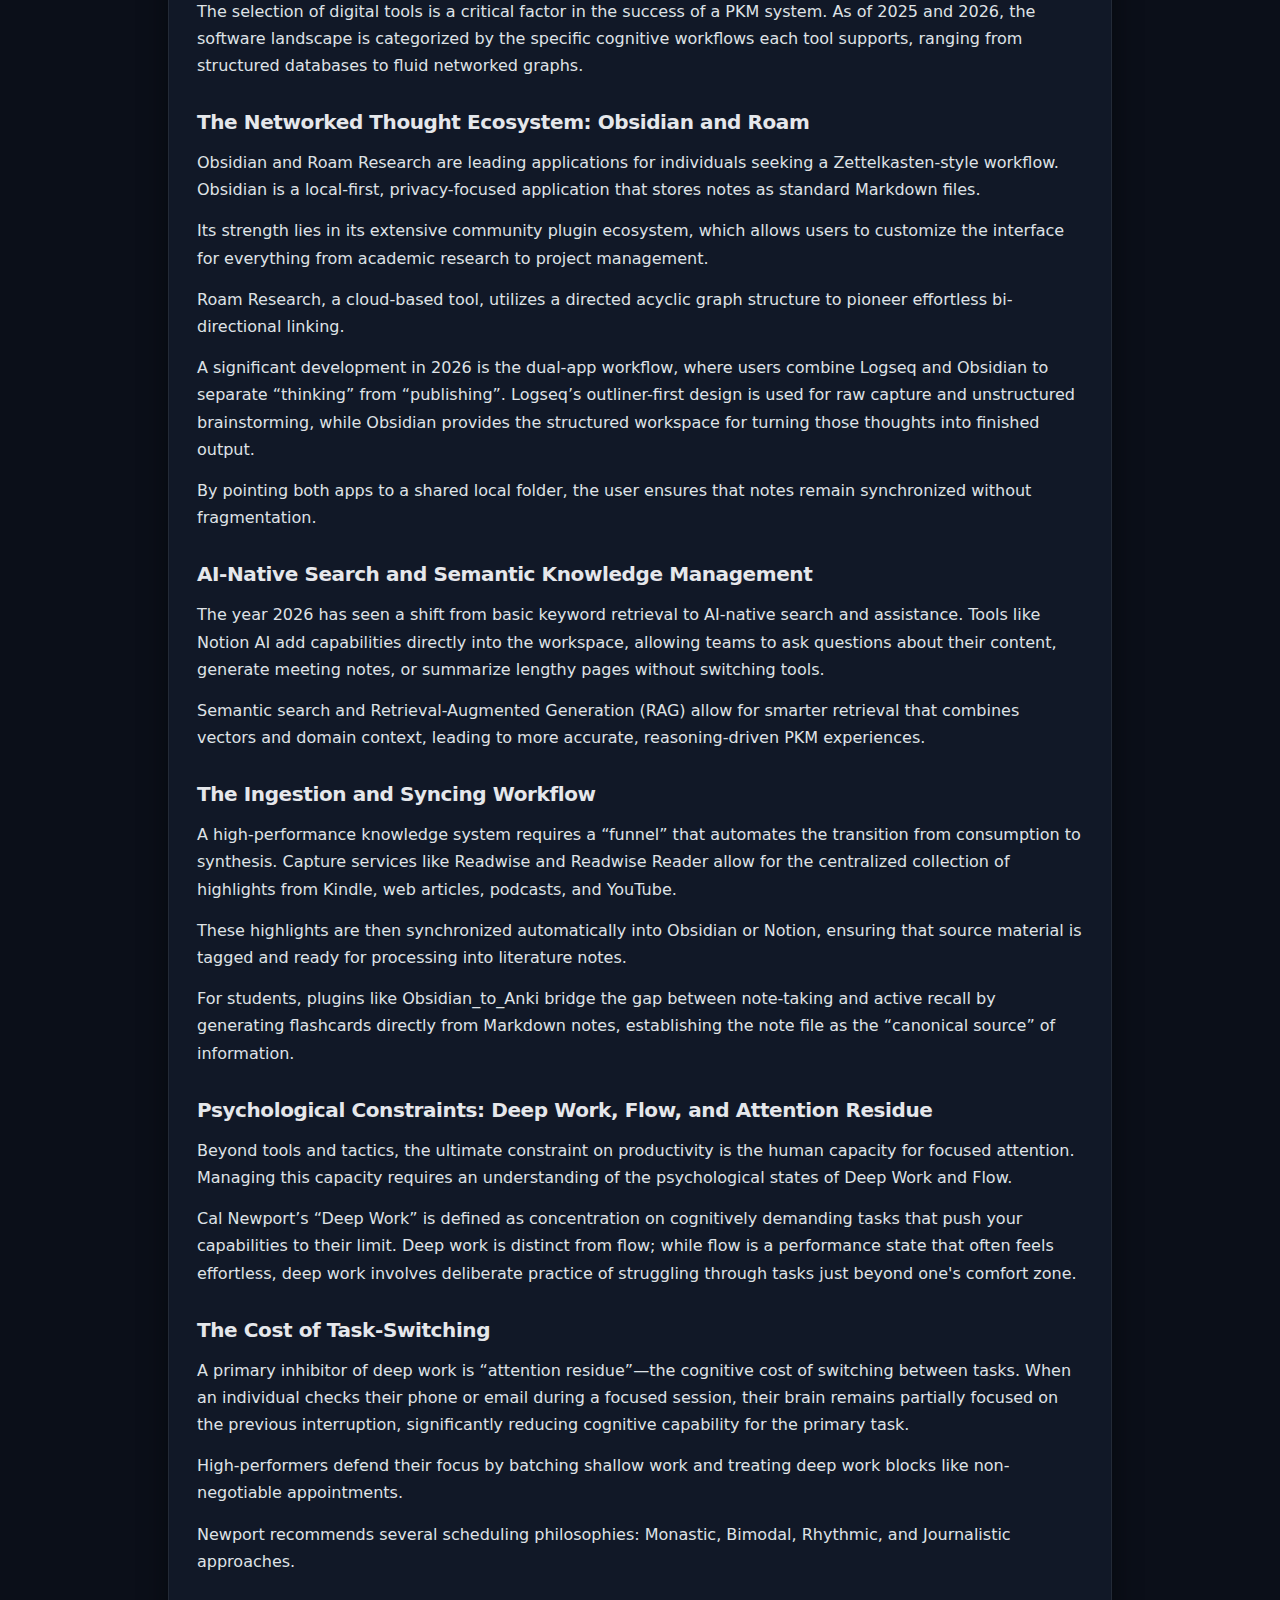
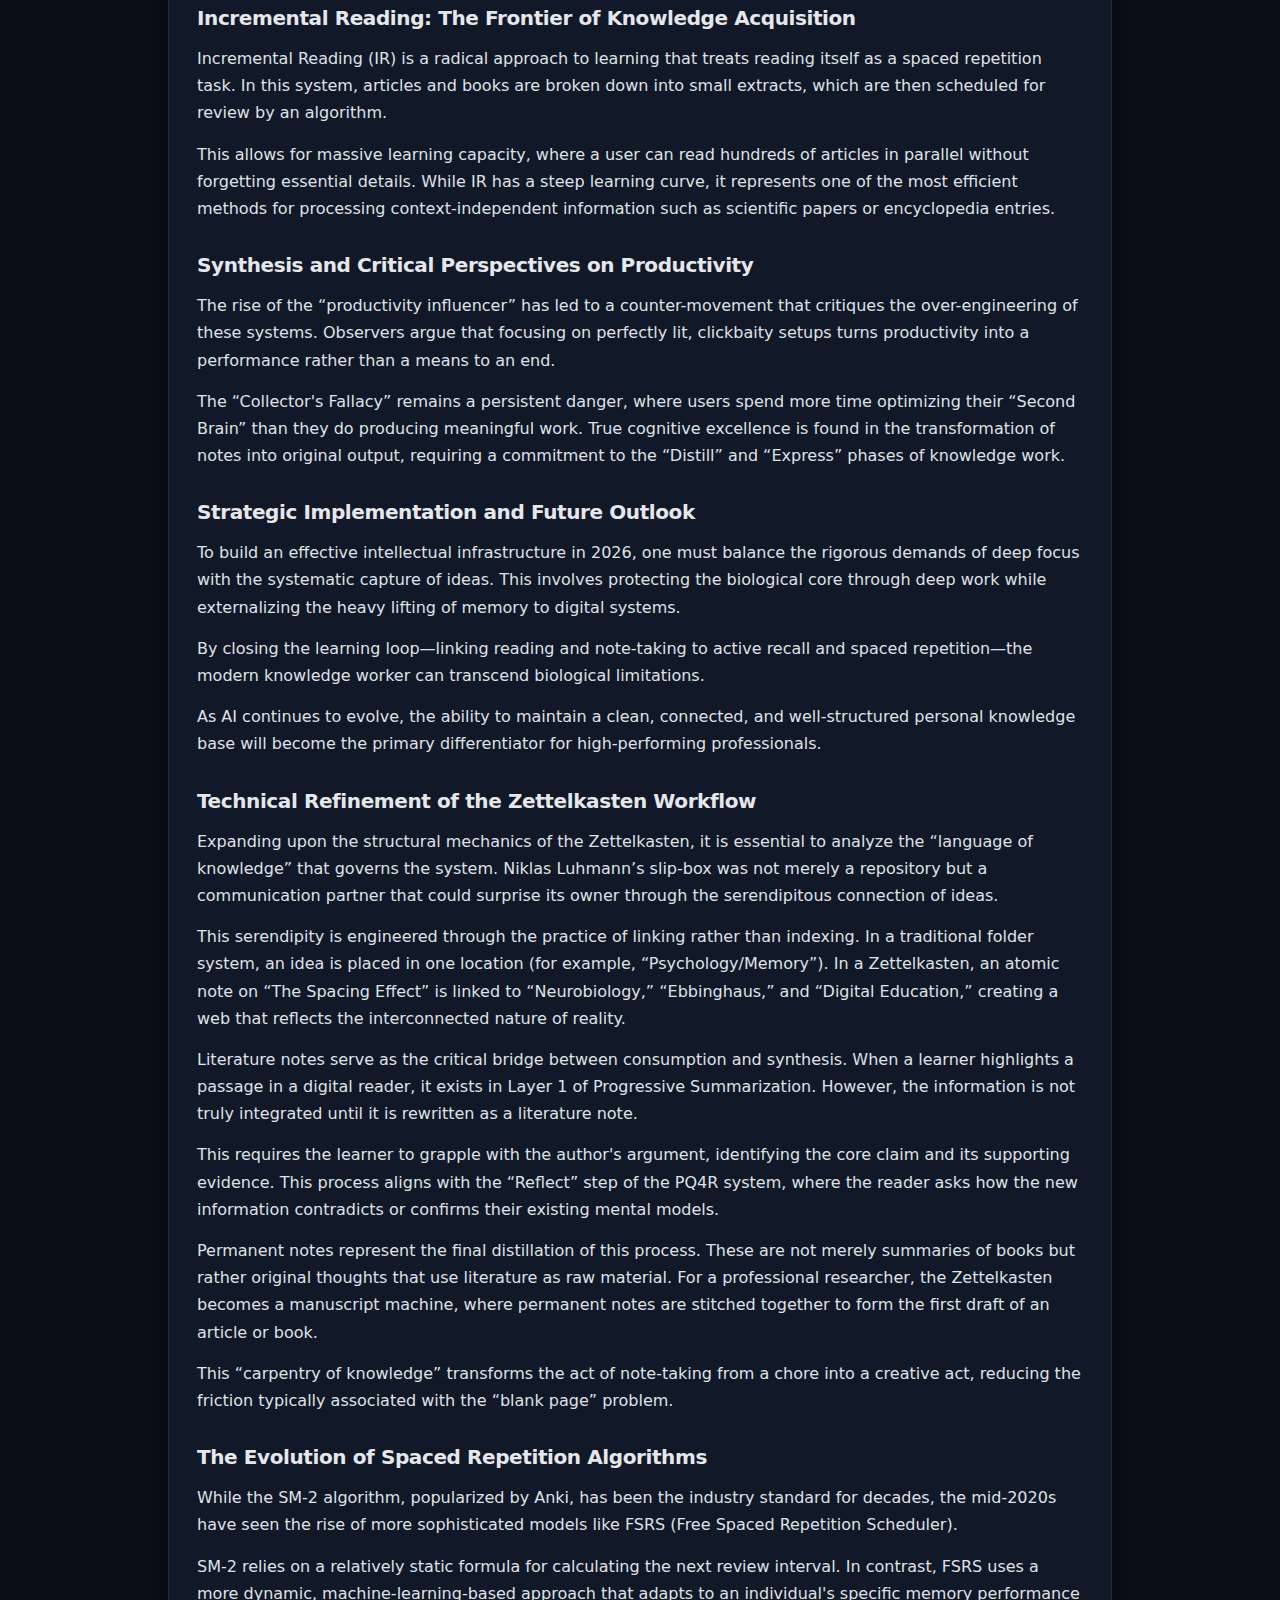
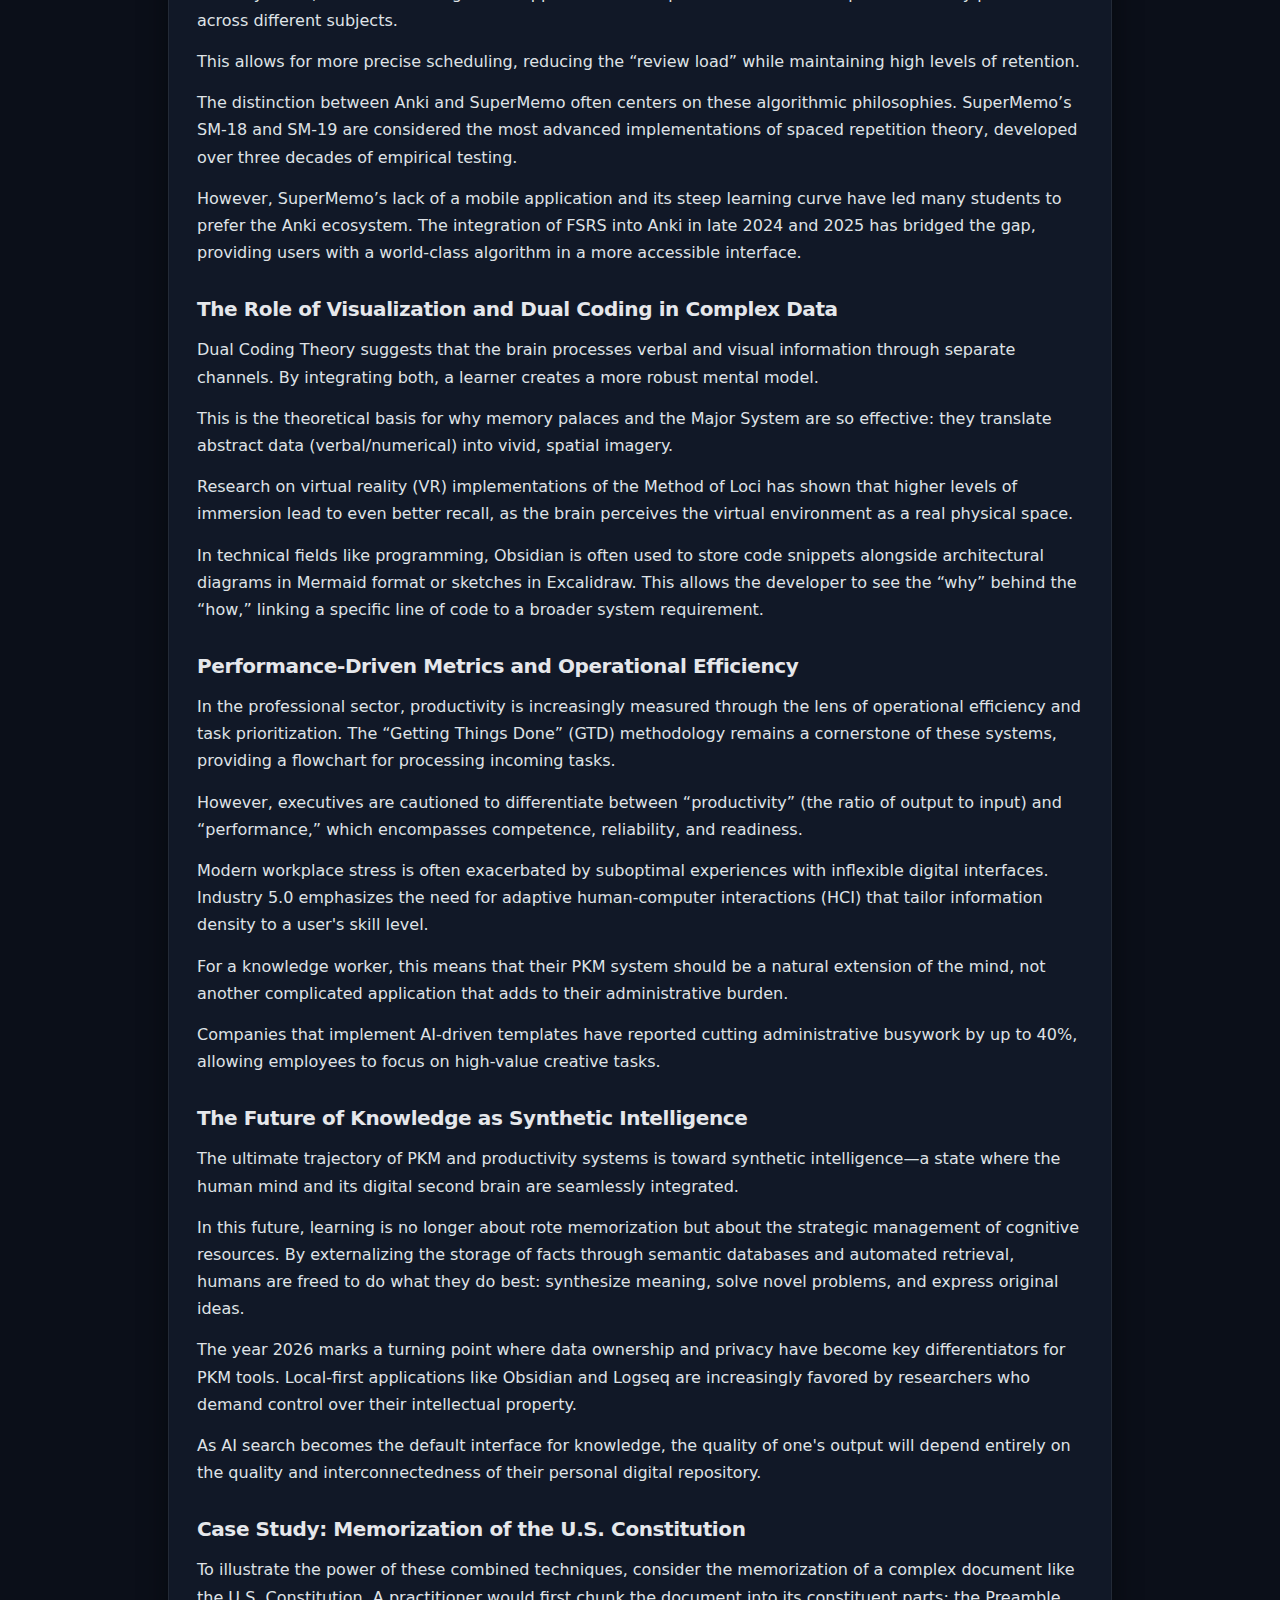
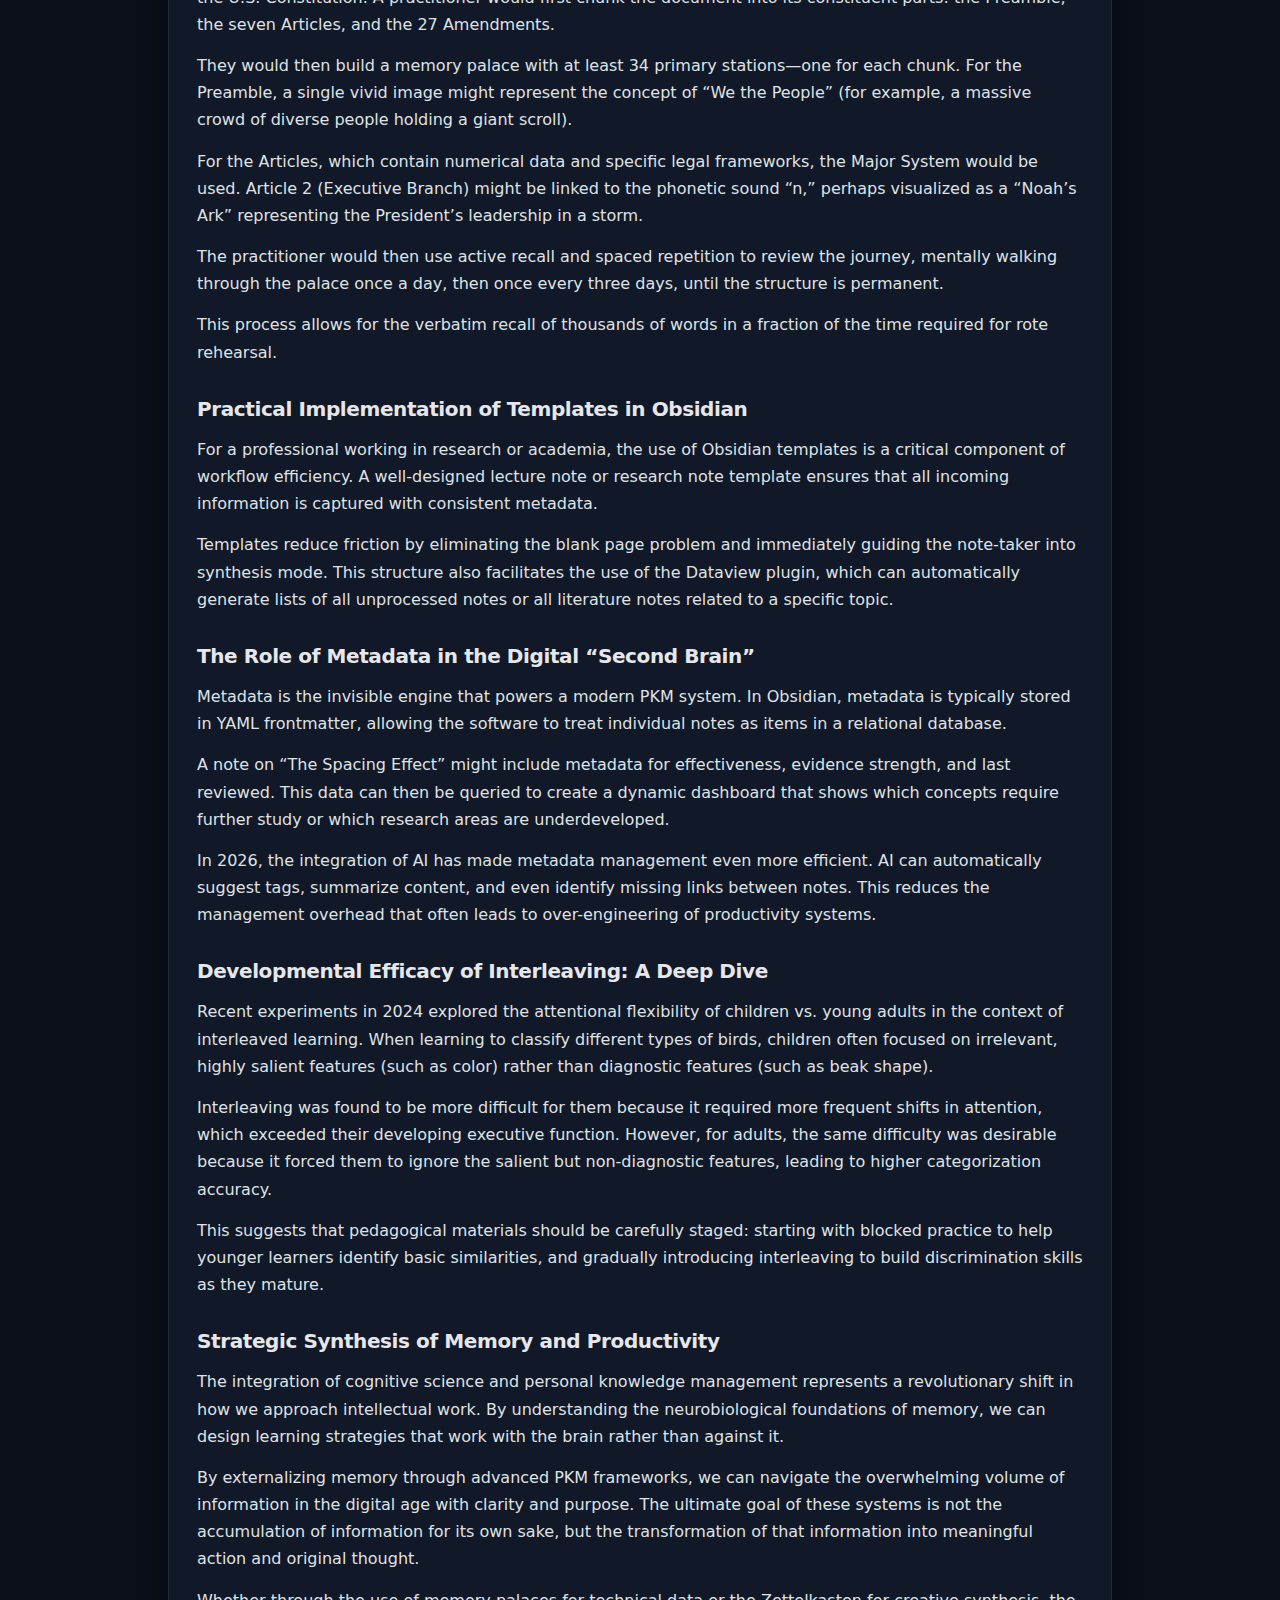
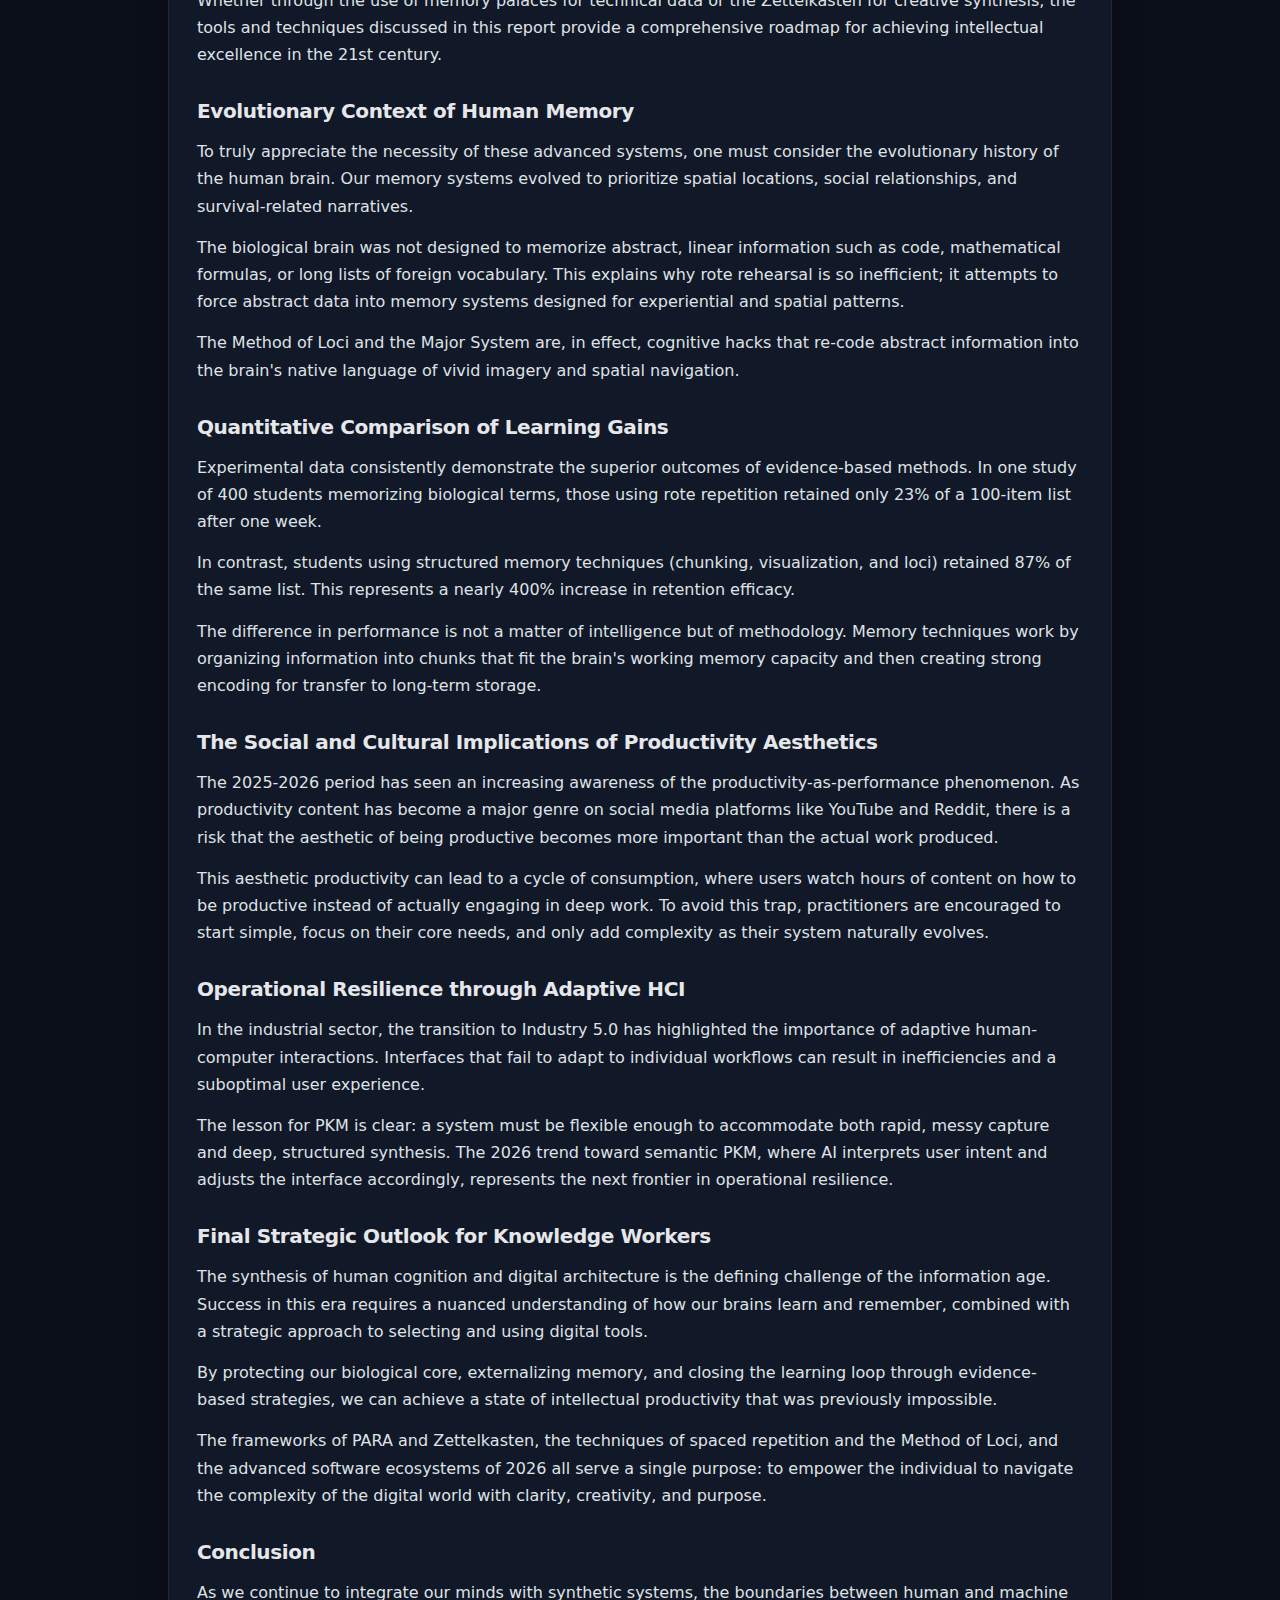
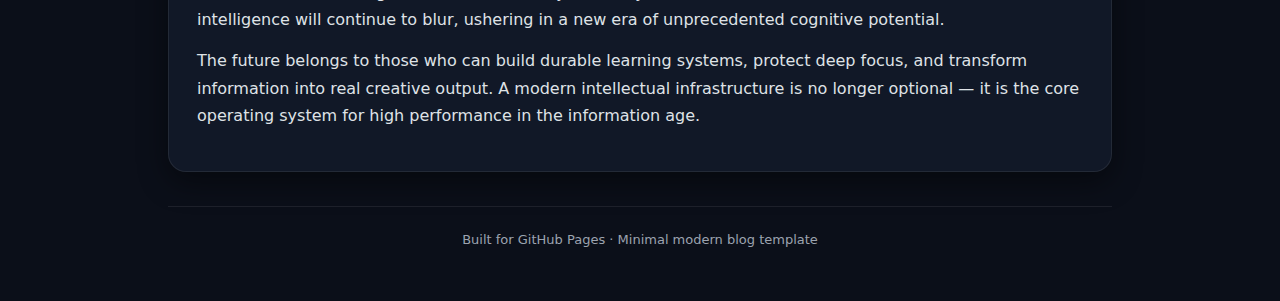
<file: post-building-intellectual-infrastructure.html>
<!doctype html>
<html lang="en" data-theme="dark">
<head>
  <meta charset="utf-8" />
  <meta name="viewport" content="width=device-width,initial-scale=1" />
  <title>Building High-Performance Intellectual Infrastructure</title>
  <link rel="stylesheet" href="assets/style.css" />
</head>
<body>
  <div class="nav">
    <div class="container nav-inner">
      <a class="brand" href="index.html">Nova<span>Blog</span></a>
      <div class="links">
        <a href="index.html">Home</a>
        <a href="posts.html">Posts</a>
        <button class="btn" onclick="toggleTheme()">Toggle theme</button>
      </div>
    </div>
  </div>

  <div class="container">
    <div class="article">
      <div class="badge">📝 Featured Article</div>

      <h1>The Synthesis of Human Cognition: A Unified Framework for Knowledge Assimilation and Intellectual Productivity</h1>

      <p class="lead">
        Imported from your DOCX file and formatted into a modern long-form reading layout for GitHub Pages.
      </p>

      <p>
        The contemporary intellectual landscape is increasingly defined by an escalating volume of information
        that consistently exceeds the baseline processing capacity of the unassisted human brain. Estimates
        originating from data analysis in the mid-2020s suggest that individuals now process the equivalent of
        approximately 34 gigabytes of information daily, a cognitive load that precipitates rapid information
        decay and a pervasive inability to synthesize meaningful insights from disparate, fragmented sources.
      </p>

      <p>
        To mitigate this discrepancy between information availability and cognitive utility, a multidisciplinary
        approach has emerged, integrating principles from cognitive science, information theory, and advanced
        digital architectures. This burgeoning field, broadly categorized under Personal Knowledge Management (PKM)
        and intellectual productivity optimization, seeks to transform passive information consumption into active,
        durable knowledge through the implementation of evidence-based strategies.
      </p>

      <p>
        By leveraging techniques such as spaced repetition, interleaving, and the method of loci, alongside
        organizational frameworks like the Zettelkasten and PARA methods, knowledge workers are effectively
        externalizing memory, thereby focusing biological resources on high-level synthesis and creative production.
      </p>

      <h2>The Neurobiological Foundations of Memory Consolidation</h2>

      <p>
        The efficacy of any learning strategy is fundamentally determined by its alignment with the neurobiological
        mechanisms of memory encoding, storage, and retrieval. Traditional pedagogical methods, which frequently rely
        on massed practice or rote rehearsal, often fail because they ignore the brain’s requirement for refractory
        periods and the strengthening of synaptic connections through effortful retrieval.
      </p>

      <p>
        Memory is not a static storage process but rather a dynamic reconstruction that requires specific stimuli to
        transition from short-term sensory input to long-term consolidated knowledge. The biological brain prioritizes
        information that is encountered repeatedly over time and retrieved with effort, a process known as long-term
        potentiation.
      </p>

      <h2>Spaced Repetition and the Spacing Effect</h2>

      <p>
        The spacing effect, first formalized by Hermann Ebbinghaus in the late 19th century, describes the phenomenon
        where information is more effectively retained when learning sessions are distributed over time rather than
        concentrated into a single block. This mechanism serves to counteract the natural decay of information, often
        visualized through the forgetting curve.
      </p>

      <p>
        From a physiological perspective, the repetition of specific memories strengthens existing synaptic connections
        and facilitates the production of new synapses, whereas unused memory promotes the weakening and eventual
        apoptosis of these connections.
      </p>

      <p>
        Spaced repetition is an evidence-based technique that divides enormous content into short-piece information
        presented across temporally spaced intervals. Each successful retrieval resets the decay, effectively
        flattening the curve over time.
      </p>

      <p>
        In practical application, the first revision should ideally occur within minutes of initial exposure,
        followed by intervals of 30 minutes, 1 hour, 4 hours, and then expanding to daily or weekly intervals.
      </p>

      <p>
        Meta-analyses of approximately 300 studies have yielded an average effect size of 0.46 for spaced practice
        over massed learning, confirming its validity across various age groups and academic disciplines.
      </p>

      <h2>Active Recall and the Testing Effect</h2>

      <p>
        Active recall, or retrieval practice, prioritizes the effortful recovery of information from memory over the
        passive review of source material. The act of being tested—even without immediate feedback—is significantly
        more effective for long-term retention than an equivalent amount of time spent re-reading or highlighting.
      </p>

      <p>
        This “testing effect” is attributed to the neural reconstruction required during retrieval, which creates more
        durable access to the information. Studies have shown that the benefits of practice testing are robust regardless
        of the format, whether multiple choice or essay.
      </p>

      <p>
        Furthermore, retrieval practice is more effective for deeper, relational outcomes than for surface-level factual
        recall, making it an essential tool for complex knowledge work.
      </p>

      <h2>Interleaving and the Discriminative-Contrast Hypothesis</h2>

      <p>
        While conventional practice often involves “blocked” learning—mastering one concept before moving to the next—
        interleaved practice involves alternating between related topics or problem types. This technique forces the learner
        to constantly distinguish between similar concepts, enhancing categorization accuracy.
      </p>

      <p>
        The “discriminative-contrast hypothesis” suggests that interleaving encourages learners to compare and contrast
        features across categories, which is particularly effective for highly similar or confusable subjects.
      </p>

      <p>
        Although blocked study may lead to better performance during the initial learning phase, interleaved study consistently
        results in superior long-term retention and transfer of knowledge.
      </p>

      <h2>Developmental and Cognitive Variations in Learning Efficacy</h2>

      <p>
        The effectiveness of advanced learning strategies is not uniform across all demographics. Experimental data indicate
        that while interleaving significantly improves categorization accuracy in young adults, its efficacy can vary developmentally.
      </p>

      <p>
        Children aged 7–10, for example, may be less effective at focusing on relevant information while ignoring distracting details,
        which can make the high cognitive demands of interleaving more challenging. Conversely, in adults, interleaving has been shown to
        enhance the acquisition of highly similar categories by promoting deeper retrieval at each re-encounter.
      </p>

      <h2>Selective Attention and Categorization</h2>

      <p>
        The greater benefit of interleaving observed in young adults is often attributed to their more advanced selective attention abilities.
        According to the Sequential Attention Theory, alternating between different categories helps direct a learner's attention to diagnostic,
        contrasting features.
      </p>

      <p>
        Young adults are more proficient than children at directing attention toward category-relevant information, allowing them to exploit the
        discriminative contrasts provided by an interleaved sequence.
      </p>

      <p>
        Furthermore, interleaved learning impacts metacognitive monitoring. While it tends to reduce overconfidence in children, it can lead to
        underconfidence in young adults, who may perceive the task as more difficult than it actually is, despite their superior performance.
      </p>

      <h2>Synergy of Interleaving and Pretesting</h2>

      <p>
        A potent combination discovered in recent pedagogical research is “interleaved pretesting.” This involves alternating between concepts while
        simultaneously requiring the learner to make guesses about the information before seeing the correct answer.
      </p>

      <p>
        Both interleaving and pretesting are considered “desirable difficulties”—strategies that are more challenging and error-prone when first used
        but ultimately lead to better learning.
      </p>

      <p>
        In experiments involving the classification of psychopathological disorders, the combination of these two strategies yielded additive effects,
        resulting in the highest overall performance on delayed tests.
      </p>

      <h2>The Architecture of External Memory: Personal Knowledge Management</h2>

      <p>
        As the volume of information grows beyond the limits of biological recall, the creation of a “Second Brain” becomes a functional necessity.
        Personal Knowledge Management (PKM) is the practice of capturing, organizing, and distilling information to facilitate creative expression and
        long-term learning.
      </p>

      <p>
        Two primary methodologies have come to dominate the field: the Zettelkasten method, focused on networked thought, and the PARA method, focused
        on actionability.
      </p>

      <h2>The Zettelkasten Method: Bottom-Up Idea Generation</h2>

      <p>
        The Zettelkasten, or “slip-box,” was popularized by the German sociologist Niklas Luhmann, who used the system to publish over 70 books and
        hundreds of research papers.
      </p>

      <p>
        The method revolves around the creation of atomic notes—small, self-contained pieces of information that represent a single idea.
      </p>

      <p>
        Unlike traditional hierarchical systems, the Zettelkasten is a bottom-up structure where meaning emerges from the connections, or backlinks,
        between these atomic notes.
      </p>

      <p>
        By connecting notes through bi-directional links, the system becomes an associative network that mimics the functioning of the human brain,
        allowing for the discovery of unexpected relationships between distant ideas.
      </p>

      <h2>The PARA Method: Organizing for Actionability</h2>

      <p>
        In contrast to the Zettelkasten's focus on knowledge development, Tiago Forte’s PARA method organizes information based on its actionability.
        This system is designed to minimize the time spent deciding where to file information, ensuring that relevant materials are always available
        for active projects.
      </p>

      <p>
        The PARA framework consists of four categories: Projects, Areas, Resources, and Archives. PARA operates on a hierarchy of urgency, where projects
        are the most active and archives the least.
      </p>

      <p>
        This system is particularly effective for professionals and digital natives who need a low-maintenance way to organize notes across multiple
        applications.
      </p>
      <h2>Systematic Reading and the Distillation of Knowledge</h2>

      <p>
        Effective learning from books and academic texts requires a transition from passive consumption to active interrogation.
        Many readers fall victim to the “Collector's Fallacy,” the illusion that merely possessing or reading a text is equivalent
        to having integrated its knowledge.
      </p>

      <p>
        To combat this, several systematic reading methods have been developed to ensure deep comprehension and retention.
      </p>

      <h2>The SQ3R and PQ4R Reading Systems</h2>

      <p>
        The SQ3R method (Survey, Question, Read, Recite, Review) is a five-step process designed to foster deeper engagement
        with complex texts. The reader begins by surveying the chapter to get a “big picture” view, noting titles, subtitles,
        boldface text, and diagrams.
      </p>

      <p>
        They then convert these headings into questions, activating an inquiry-based mindset. During the reading phase, the learner
        specifically looks for the answers to their formulated questions.
      </p>

      <p>
        After reading, the student recites the information in their own words, ideally out loud, to reinforce the understanding of key ideas.
        Finally, the reader periodically reviews their notes to maintain the information and identify any remaining areas of confusion.
      </p>

      <p>
        The PQ4R variation adds a “Reflect” step after reading, where the learner considers how the new information connects to their existing
        knowledge base, further enhancing the relational encoding of the material.
      </p>

      <h2>The Feynman Technique and the Identification of Gaps</h2>

      <p>
        Named after physicist Richard Feynman, this technique is a powerful diagnostic tool for assessing comprehension.
        The process involves attempting to explain a complex topic in the simplest possible terms, as if teaching it to a child.
      </p>

      <p>
        If the learner struggles to explain a concept without using jargon or complex metaphors, it indicates a gap in their understanding.
        The technique then requires returning to the source material to fill these gaps before simplifying the explanation once more.
      </p>

      <p>
        This iterative process of teaching, questioning, and self-correction is one of the most effective ways to move from surface-level knowledge
        to true mastery.
      </p>

      <h2>Progressive Summarization and Layered Distillation</h2>

      <p>
        Within the Building a Second Brain workflow, Progressive Summarization is used to refine notes over time. Instead of summarizing a text once
        and never returning to it, the learner distills the note in layers:
      </p>

      <p>
        Layer 1: The original raw highlights or capture.<br/>
        Layer 2: Bolding the most important points during the first review.<br/>
        Layer 3: Highlighting the “best of the best” insights within the bolded sections.<br/>
        Layer 4: Writing a succinct “executive summary” at the top of the note in the learner's own words.
      </p>

      <p>
        This layered approach ensures that the “future-self” can grasp the essential ideas of a note in seconds, rather than having to re-read the entire capture.
        It adheres to the principle of “just-in-time” productivity, where information is only processed and distilled as it becomes relevant to current projects.
      </p>

      <h2>Advanced Mnemonic Systems and the Mastery of Ordered Recall</h2>

      <p>
        For information that requires high-fidelity retention—such as mathematical formulas, foreign language vocabulary, or long sequences of data—visuospatial
        mnemonics offer a significant advantage over rote rehearsal.
      </p>

      <p>
        These systems leverage the brain’s evolved capacity for spatial navigation and vivid imagery to create durable mental scaffolds for information.
      </p>

      <h2>The Method of Loci: The Science of Memory Palaces</h2>

      <p>
        The Method of Loci (MoL) is one of the oldest and most effective mnemonic techniques. It involves associating items to be remembered with specific landmarks
        along a mentally visualized path or within a familiar building.
      </p>

      <p>
        During recall, the individual mentally navigates this space, retrieving the images placed at each location in sequence.
      </p>

      <p>
        Neuroimaging studies on memory athletes have shown that MoL training induces structural and functional brain changes, specifically in regions associated with
        spatial memory, such as the hippocampus and retrosplenial cortex.
      </p>

      <p>
        Practitioners such as Dominic O'Brien and Joshua Foer have popularized the technique through competitive memory sports.
        The Method of Loci is not merely for list memorization; it can be adapted for complex tasks such as blindfold chess, where players keep track of multiple game boards simultaneously.
      </p>

      <h2>The Major System and the Phonetic Peg Technique</h2>

      <p>
        The Major System is a numerical peg system that converts digits into consonant sounds, which can then be used to form words.
        This allows for the memorization of virtually limitless sequences of numbers by transforming them into a series of memorable images.
      </p>

      <p>
        For example, the year 1856 can be converted into the phonetic sequence t-f-l-j, which could be turned into a phrase such as “tough lodge”
        to be placed in a memory palace.
      </p>

      <p>
        To ensure the associations are durable, practitioners incorporate multiple sensory details into their mental images, including kinesthetic,
        auditory, visual, emotional, and spatial components.
      </p>

      <h2>Technical Applications in Medicine and Science</h2>

      <p>
        Mnemonic systems are particularly potent when applied to dense technical data. In pharmaceutical sciences, the Link and Major Systems are used to memorize drug names,
        classifications, and laboratory values.
      </p>

      <p>
        A medical student might remember that the upper limit for potassium is 5 meq/l by visualizing a giant “whale” (where L=5) eating potassium-rich bananas.
      </p>

      <p>
        Similarly, the 206 bones of the human body are often memorized by “chunking” them by body region—skull, spine, ribs—and then using visualization for individual names within each region.
      </p>

      <h2>Digital Toolsets and the Automation of the Knowledge Funnel</h2>

      <p>
        The selection of digital tools is a critical factor in the success of a PKM system. As of 2025 and 2026, the software landscape is categorized by the specific cognitive workflows each tool supports,
        ranging from structured databases to fluid networked graphs.
      </p>

      <h2>The Networked Thought Ecosystem: Obsidian and Roam</h2>

      <p>
        Obsidian and Roam Research are leading applications for individuals seeking a Zettelkasten-style workflow.
        Obsidian is a local-first, privacy-focused application that stores notes as standard Markdown files.
      </p>

      <p>
        Its strength lies in its extensive community plugin ecosystem, which allows users to customize the interface for everything from academic research to project management.
      </p>

      <p>
        Roam Research, a cloud-based tool, utilizes a directed acyclic graph structure to pioneer effortless bi-directional linking.
      </p>

      <p>
        A significant development in 2026 is the dual-app workflow, where users combine Logseq and Obsidian to separate “thinking” from “publishing”.
        Logseq’s outliner-first design is used for raw capture and unstructured brainstorming, while Obsidian provides the structured workspace for turning those thoughts into finished output.
      </p>

      <p>
        By pointing both apps to a shared local folder, the user ensures that notes remain synchronized without fragmentation.
      </p>

      <h2>AI-Native Search and Semantic Knowledge Management</h2>

      <p>
        The year 2026 has seen a shift from basic keyword retrieval to AI-native search and assistance. Tools like Notion AI add capabilities directly into the workspace,
        allowing teams to ask questions about their content, generate meeting notes, or summarize lengthy pages without switching tools.
      </p>

      <p>
        Semantic search and Retrieval-Augmented Generation (RAG) allow for smarter retrieval that combines vectors and domain context, leading to more accurate, reasoning-driven PKM experiences.
      </p>

      <h2>The Ingestion and Syncing Workflow</h2>

      <p>
        A high-performance knowledge system requires a “funnel” that automates the transition from consumption to synthesis.
        Capture services like Readwise and Readwise Reader allow for the centralized collection of highlights from Kindle, web articles, podcasts, and YouTube.
      </p>

      <p>
        These highlights are then synchronized automatically into Obsidian or Notion, ensuring that source material is tagged and ready for processing into literature notes.
      </p>

      <p>
        For students, plugins like Obsidian_to_Anki bridge the gap between note-taking and active recall by generating flashcards directly from Markdown notes,
        establishing the note file as the “canonical source” of information.
      </p>

      <h2>Psychological Constraints: Deep Work, Flow, and Attention Residue</h2>

      <p>
        Beyond tools and tactics, the ultimate constraint on productivity is the human capacity for focused attention.
        Managing this capacity requires an understanding of the psychological states of Deep Work and Flow.
      </p>

      <p>
        Cal Newport’s “Deep Work” is defined as concentration on cognitively demanding tasks that push your capabilities to their limit.
        Deep work is distinct from flow; while flow is a performance state that often feels effortless, deep work involves deliberate practice of struggling through tasks just beyond one's comfort zone.
      </p>

      <h2>The Cost of Task-Switching</h2>

      <p>
        A primary inhibitor of deep work is “attention residue”—the cognitive cost of switching between tasks.
        When an individual checks their phone or email during a focused session, their brain remains partially focused on the previous interruption,
        significantly reducing cognitive capability for the primary task.
      </p>

      <p>
        High-performers defend their focus by batching shallow work and treating deep work blocks like non-negotiable appointments.
      </p>

      <p>
        Newport recommends several scheduling philosophies: Monastic, Bimodal, Rhythmic, and Journalistic approaches.
      </p>

      <h2>Incremental Reading: The Frontier of Knowledge Acquisition</h2>

      <p>
        Incremental Reading (IR) is a radical approach to learning that treats reading itself as a spaced repetition task.
        In this system, articles and books are broken down into small extracts, which are then scheduled for review by an algorithm.
      </p>

      <p>
        This allows for massive learning capacity, where a user can read hundreds of articles in parallel without forgetting essential details.
        While IR has a steep learning curve, it represents one of the most efficient methods for processing context-independent information such as scientific papers or encyclopedia entries.
      </p>

      <h2>Synthesis and Critical Perspectives on Productivity</h2>

      <p>
        The rise of the “productivity influencer” has led to a counter-movement that critiques the over-engineering of these systems.
        Observers argue that focusing on perfectly lit, clickbaity setups turns productivity into a performance rather than a means to an end.
      </p>

      <p>
        The “Collector's Fallacy” remains a persistent danger, where users spend more time optimizing their “Second Brain” than they do producing meaningful work.
        True cognitive excellence is found in the transformation of notes into original output, requiring a commitment to the “Distill” and “Express” phases of knowledge work.
      </p>

      <h2>Strategic Implementation and Future Outlook</h2>

      <p>
        To build an effective intellectual infrastructure in 2026, one must balance the rigorous demands of deep focus with the systematic capture of ideas.
        This involves protecting the biological core through deep work while externalizing the heavy lifting of memory to digital systems.
      </p>

      <p>
        By closing the learning loop—linking reading and note-taking to active recall and spaced repetition—the modern knowledge worker can transcend biological limitations.
      </p>

      <p>
        As AI continues to evolve, the ability to maintain a clean, connected, and well-structured personal knowledge base will become the primary differentiator for high-performing professionals.
      </p>
      <h2>Technical Refinement of the Zettelkasten Workflow</h2>

      <p>
        Expanding upon the structural mechanics of the Zettelkasten, it is essential to analyze the “language of knowledge” that governs the system.
        Niklas Luhmann’s slip-box was not merely a repository but a communication partner that could surprise its owner through the serendipitous connection of ideas.
      </p>

      <p>
        This serendipity is engineered through the practice of linking rather than indexing.
        In a traditional folder system, an idea is placed in one location (for example, “Psychology/Memory”).
        In a Zettelkasten, an atomic note on “The Spacing Effect” is linked to “Neurobiology,” “Ebbinghaus,” and “Digital Education,” creating a web that reflects the interconnected nature of reality.
      </p>

      <p>
        Literature notes serve as the critical bridge between consumption and synthesis.
        When a learner highlights a passage in a digital reader, it exists in Layer 1 of Progressive Summarization.
        However, the information is not truly integrated until it is rewritten as a literature note.
      </p>

      <p>
        This requires the learner to grapple with the author's argument, identifying the core claim and its supporting evidence.
        This process aligns with the “Reflect” step of the PQ4R system, where the reader asks how the new information contradicts or confirms their existing mental models.
      </p>

      <p>
        Permanent notes represent the final distillation of this process.
        These are not merely summaries of books but rather original thoughts that use literature as raw material.
        For a professional researcher, the Zettelkasten becomes a manuscript machine, where permanent notes are stitched together to form the first draft of an article or book.
      </p>

      <p>
        This “carpentry of knowledge” transforms the act of note-taking from a chore into a creative act, reducing the friction typically associated with the “blank page” problem.
      </p>

      <h2>The Evolution of Spaced Repetition Algorithms</h2>

      <p>
        While the SM-2 algorithm, popularized by Anki, has been the industry standard for decades, the mid-2020s have seen the rise of more sophisticated models like FSRS
        (Free Spaced Repetition Scheduler).
      </p>

      <p>
        SM-2 relies on a relatively static formula for calculating the next review interval.
        In contrast, FSRS uses a more dynamic, machine-learning-based approach that adapts to an individual's specific memory performance across different subjects.
      </p>

      <p>
        This allows for more precise scheduling, reducing the “review load” while maintaining high levels of retention.
      </p>

      <p>
        The distinction between Anki and SuperMemo often centers on these algorithmic philosophies.
        SuperMemo’s SM-18 and SM-19 are considered the most advanced implementations of spaced repetition theory, developed over three decades of empirical testing.
      </p>

      <p>
        However, SuperMemo’s lack of a mobile application and its steep learning curve have led many students to prefer the Anki ecosystem.
        The integration of FSRS into Anki in late 2024 and 2025 has bridged the gap, providing users with a world-class algorithm in a more accessible interface.
      </p>

      <h2>The Role of Visualization and Dual Coding in Complex Data</h2>

      <p>
        Dual Coding Theory suggests that the brain processes verbal and visual information through separate channels.
        By integrating both, a learner creates a more robust mental model.
      </p>

      <p>
        This is the theoretical basis for why memory palaces and the Major System are so effective:
        they translate abstract data (verbal/numerical) into vivid, spatial imagery.
      </p>

      <p>
        Research on virtual reality (VR) implementations of the Method of Loci has shown that higher levels of immersion lead to even better recall,
        as the brain perceives the virtual environment as a real physical space.
      </p>

      <p>
        In technical fields like programming, Obsidian is often used to store code snippets alongside architectural diagrams in Mermaid format or sketches in Excalidraw.
        This allows the developer to see the “why” behind the “how,” linking a specific line of code to a broader system requirement.
      </p>

      <h2>Performance-Driven Metrics and Operational Efficiency</h2>

      <p>
        In the professional sector, productivity is increasingly measured through the lens of operational efficiency and task prioritization.
        The “Getting Things Done” (GTD) methodology remains a cornerstone of these systems, providing a flowchart for processing incoming tasks.
      </p>

      <p>
        However, executives are cautioned to differentiate between “productivity” (the ratio of output to input) and “performance,” which encompasses competence,
        reliability, and readiness.
      </p>

      <p>
        Modern workplace stress is often exacerbated by suboptimal experiences with inflexible digital interfaces.
        Industry 5.0 emphasizes the need for adaptive human-computer interactions (HCI) that tailor information density to a user's skill level.
      </p>

      <p>
        For a knowledge worker, this means that their PKM system should be a natural extension of the mind,
        not another complicated application that adds to their administrative burden.
      </p>

      <p>
        Companies that implement AI-driven templates have reported cutting administrative busywork by up to 40%,
        allowing employees to focus on high-value creative tasks.
      </p>

      <h2>The Future of Knowledge as Synthetic Intelligence</h2>

      <p>
        The ultimate trajectory of PKM and productivity systems is toward synthetic intelligence—a state where the human mind and its digital second brain are seamlessly integrated.
      </p>

      <p>
        In this future, learning is no longer about rote memorization but about the strategic management of cognitive resources.
        By externalizing the storage of facts through semantic databases and automated retrieval, humans are freed to do what they do best:
        synthesize meaning, solve novel problems, and express original ideas.
      </p>

      <p>
        The year 2026 marks a turning point where data ownership and privacy have become key differentiators for PKM tools.
        Local-first applications like Obsidian and Logseq are increasingly favored by researchers who demand control over their intellectual property.
      </p>

      <p>
        As AI search becomes the default interface for knowledge, the quality of one's output will depend entirely on the quality and interconnectedness of their personal digital repository.
      </p>

      <h2>Case Study: Memorization of the U.S. Constitution</h2>

      <p>
        To illustrate the power of these combined techniques, consider the memorization of a complex document like the U.S. Constitution.
        A practitioner would first chunk the document into its constituent parts: the Preamble, the seven Articles, and the 27 Amendments.
      </p>

      <p>
        They would then build a memory palace with at least 34 primary stations—one for each chunk.
        For the Preamble, a single vivid image might represent the concept of “We the People” (for example, a massive crowd of diverse people holding a giant scroll).
      </p>

      <p>
        For the Articles, which contain numerical data and specific legal frameworks, the Major System would be used.
        Article 2 (Executive Branch) might be linked to the phonetic sound “n,” perhaps visualized as a “Noah’s Ark” representing the President’s leadership in a storm.
      </p>

      <p>
        The practitioner would then use active recall and spaced repetition to review the journey, mentally walking through the palace once a day,
        then once every three days, until the structure is permanent.
      </p>

      <p>
        This process allows for the verbatim recall of thousands of words in a fraction of the time required for rote rehearsal.
      </p>

      <h2>Practical Implementation of Templates in Obsidian</h2>

      <p>
        For a professional working in research or academia, the use of Obsidian templates is a critical component of workflow efficiency.
        A well-designed lecture note or research note template ensures that all incoming information is captured with consistent metadata.
      </p>

      <p>
        Templates reduce friction by eliminating the blank page problem and immediately guiding the note-taker into synthesis mode.
        This structure also facilitates the use of the Dataview plugin, which can automatically generate lists of all unprocessed notes or all literature notes related to a specific topic.
      </p>

      <h2>The Role of Metadata in the Digital “Second Brain”</h2>

      <p>
        Metadata is the invisible engine that powers a modern PKM system.
        In Obsidian, metadata is typically stored in YAML frontmatter, allowing the software to treat individual notes as items in a relational database.
      </p>

      <p>
        A note on “The Spacing Effect” might include metadata for effectiveness, evidence strength, and last reviewed.
        This data can then be queried to create a dynamic dashboard that shows which concepts require further study or which research areas are underdeveloped.
      </p>

      <p>
        In 2026, the integration of AI has made metadata management even more efficient.
        AI can automatically suggest tags, summarize content, and even identify missing links between notes.
        This reduces the management overhead that often leads to over-engineering of productivity systems.
      </p>

      <h2>Developmental Efficacy of Interleaving: A Deep Dive</h2>

      <p>
        Recent experiments in 2024 explored the attentional flexibility of children vs. young adults in the context of interleaved learning.
        When learning to classify different types of birds, children often focused on irrelevant, highly salient features (such as color) rather than diagnostic features (such as beak shape).
      </p>

      <p>
        Interleaving was found to be more difficult for them because it required more frequent shifts in attention, which exceeded their developing executive function.
        However, for adults, the same difficulty was desirable because it forced them to ignore the salient but non-diagnostic features, leading to higher categorization accuracy.
      </p>

      <p>
        This suggests that pedagogical materials should be carefully staged: starting with blocked practice to help younger learners identify basic similarities,
        and gradually introducing interleaving to build discrimination skills as they mature.
      </p>

      <h2>Strategic Synthesis of Memory and Productivity</h2>

      <p>
        The integration of cognitive science and personal knowledge management represents a revolutionary shift in how we approach intellectual work.
        By understanding the neurobiological foundations of memory, we can design learning strategies that work with the brain rather than against it.
      </p>

      <p>
        By externalizing memory through advanced PKM frameworks, we can navigate the overwhelming volume of information in the digital age with clarity and purpose.
        The ultimate goal of these systems is not the accumulation of information for its own sake, but the transformation of that information into meaningful action and original thought.
      </p>

      <p>
        Whether through the use of memory palaces for technical data or the Zettelkasten for creative synthesis, the tools and techniques discussed in this report
        provide a comprehensive roadmap for achieving intellectual excellence in the 21st century.
      </p>

      <h2>Evolutionary Context of Human Memory</h2>

      <p>
        To truly appreciate the necessity of these advanced systems, one must consider the evolutionary history of the human brain.
        Our memory systems evolved to prioritize spatial locations, social relationships, and survival-related narratives.
      </p>

      <p>
        The biological brain was not designed to memorize abstract, linear information such as code, mathematical formulas, or long lists of foreign vocabulary.
        This explains why rote rehearsal is so inefficient; it attempts to force abstract data into memory systems designed for experiential and spatial patterns.
      </p>

      <p>
        The Method of Loci and the Major System are, in effect, cognitive hacks that re-code abstract information into the brain's native language of vivid imagery and spatial navigation.
      </p>

      <h2>Quantitative Comparison of Learning Gains</h2>

      <p>
        Experimental data consistently demonstrate the superior outcomes of evidence-based methods.
        In one study of 400 students memorizing biological terms, those using rote repetition retained only 23% of a 100-item list after one week.
      </p>

      <p>
        In contrast, students using structured memory techniques (chunking, visualization, and loci) retained 87% of the same list.
        This represents a nearly 400% increase in retention efficacy.
      </p>

      <p>
        The difference in performance is not a matter of intelligence but of methodology.
        Memory techniques work by organizing information into chunks that fit the brain's working memory capacity and then creating strong encoding for transfer to long-term storage.
      </p>

      <h2>The Social and Cultural Implications of Productivity Aesthetics</h2>

      <p>
        The 2025-2026 period has seen an increasing awareness of the productivity-as-performance phenomenon.
        As productivity content has become a major genre on social media platforms like YouTube and Reddit, there is a risk that the aesthetic of being productive becomes more important than the actual work produced.
      </p>

      <p>
        This aesthetic productivity can lead to a cycle of consumption, where users watch hours of content on how to be productive instead of actually engaging in deep work.
        To avoid this trap, practitioners are encouraged to start simple, focus on their core needs, and only add complexity as their system naturally evolves.
      </p>

      <h2>Operational Resilience through Adaptive HCI</h2>

      <p>
        In the industrial sector, the transition to Industry 5.0 has highlighted the importance of adaptive human-computer interactions.
        Interfaces that fail to adapt to individual workflows can result in inefficiencies and a suboptimal user experience.
      </p>

      <p>
        The lesson for PKM is clear: a system must be flexible enough to accommodate both rapid, messy capture and deep, structured synthesis.
        The 2026 trend toward semantic PKM, where AI interprets user intent and adjusts the interface accordingly, represents the next frontier in operational resilience.
      </p>

      <h2>Final Strategic Outlook for Knowledge Workers</h2>

      <p>
        The synthesis of human cognition and digital architecture is the defining challenge of the information age.
        Success in this era requires a nuanced understanding of how our brains learn and remember, combined with a strategic approach to selecting and using digital tools.
      </p>

      <p>
        By protecting our biological core, externalizing memory, and closing the learning loop through evidence-based strategies,
        we can achieve a state of intellectual productivity that was previously impossible.
      </p>

      <p>
        The frameworks of PARA and Zettelkasten, the techniques of spaced repetition and the Method of Loci, and the advanced software ecosystems of 2026
        all serve a single purpose: to empower the individual to navigate the complexity of the digital world with clarity, creativity, and purpose.
      </p>
      <h2>Conclusion</h2>

      <p>
        As we continue to integrate our minds with synthetic systems, the boundaries between human and machine intelligence will continue to blur,
        ushering in a new era of unprecedented cognitive potential.
      </p>

      <p>
        The future belongs to those who can build durable learning systems, protect deep focus, and transform information into real creative output.
        A modern intellectual infrastructure is no longer optional — it is the core operating system for high performance in the information age.
      </p>

    </div>

    <div class="footer">
      Built for GitHub Pages · Minimal modern blog template
    </div>
  </div>

  <script src="assets/script.js"></script>
</body>
</html>
</file>
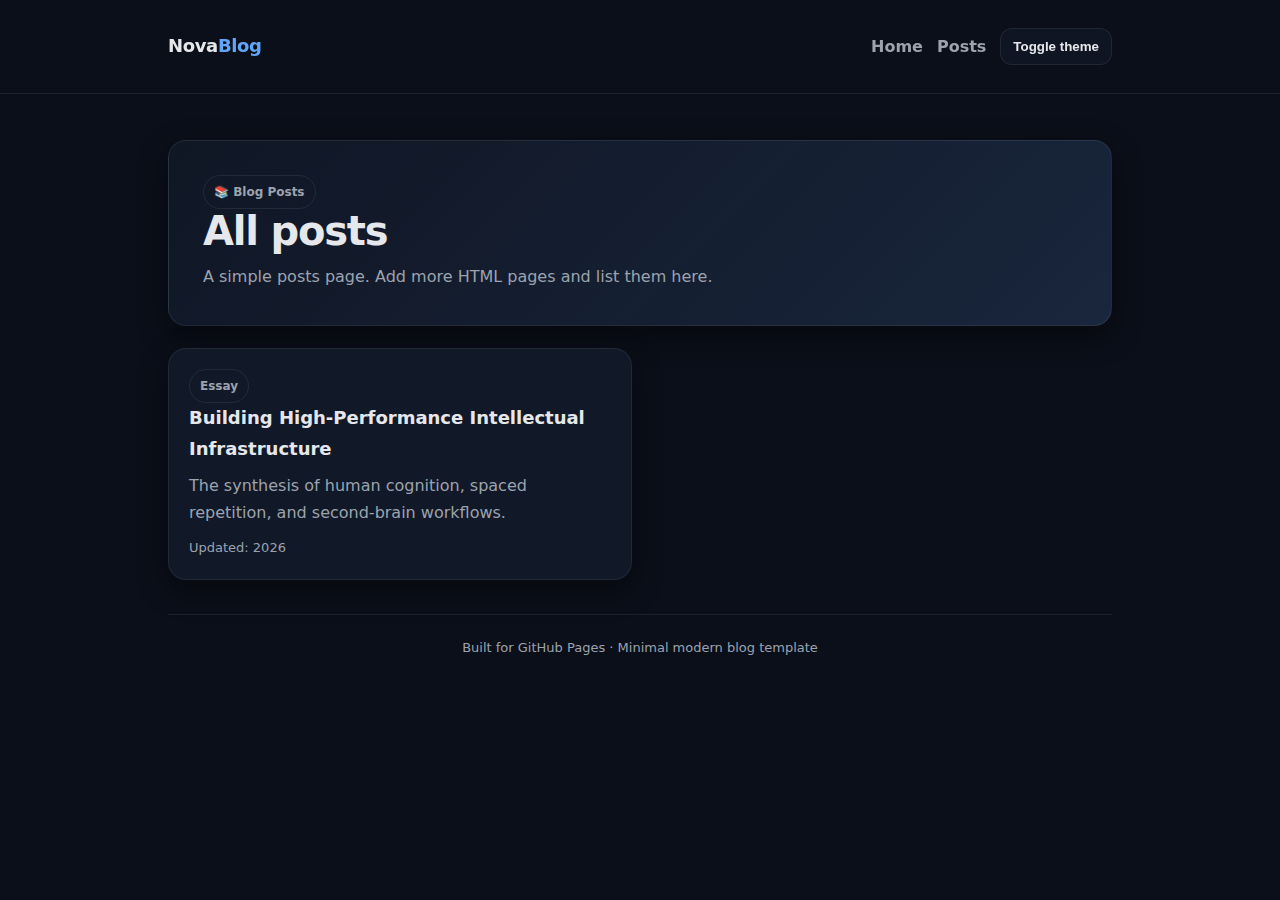
<file: posts.html>
<!doctype html>
<html lang="en" data-theme="dark">
<head>
  <meta charset="utf-8" />
  <meta name="viewport" content="width=device-width,initial-scale=1" />
  <title>NovaBlog - Posts</title>
  <link rel="stylesheet" href="assets/style.css" />
</head>
<body>
  <div class="nav">
    <div class="container nav-inner">
      <a class="brand" href="index.html">Nova<span>Blog</span></a>
      <div class="links">
        <a href="index.html">Home</a>
        <a href="posts.html">Posts</a>
        <button class="btn" onclick="toggleTheme()">Toggle theme</button>
      </div>
    </div>
  </div>

  <div class="container">
    <div class="hero">
      <div class="badge">📚 Blog Posts</div>
      <h1>All posts</h1>
      <p>A simple posts page. Add more HTML pages and list them here.</p>
    </div>

    <div class="grid">
      <a class="card" href="post-building-intellectual-infrastructure.html">
        <div class="badge">Essay</div>
        <h3>Building High-Performance Intellectual Infrastructure</h3>
        <p>The synthesis of human cognition, spaced repetition, and second-brain workflows.</p>
        <div class="meta">Updated: 2026</div>
      </a>
    </div>

    <div class="footer">
      Built for GitHub Pages · Minimal modern blog template
    </div>
  </div>

  <script src="assets/script.js"></script>
</body>
</html>
</file>
<file: assets/style.css>
:root{
  --bg:#0b0f19;
  --card:#111827;
  --text:#e5e7eb;
  --muted:#9ca3af;
  --brand:#60a5fa;
  --border:rgba(255,255,255,0.08);
  --shadow: 0 10px 30px rgba(0,0,0,0.45);
  --radius:18px;
  --max: 980px;
  --font: ui-sans-serif, system-ui, -apple-system, Segoe UI, Roboto, Helvetica, Arial;
}

[data-theme="light"]{
  --bg:#f8fafc;
  --card:#ffffff;
  --text:#0f172a;
  --muted:#475569;
  --brand:#2563eb;
  --border:rgba(15,23,42,0.12);
  --shadow: 0 12px 30px rgba(15,23,42,0.10);
}

*{box-sizing:border-box}
html,body{margin:0;padding:0;font-family:var(--font);background:var(--bg);color:var(--text);line-height:1.7}
a{color:inherit;text-decoration:none}
a:hover{color:var(--brand)}
.container{max-width:var(--max);margin:0 auto;padding:28px 18px}

.nav{
  position:sticky; top:0; z-index:20;
  backdrop-filter: blur(10px);
  background: color-mix(in srgb, var(--bg) 70%, transparent);
  border-bottom:1px solid var(--border);
}
.nav-inner{display:flex;align-items:center;justify-content:space-between;gap:16px}
.brand{font-weight:800;letter-spacing:-0.02em;font-size:18px}
.brand span{color:var(--brand)}
.links{display:flex;gap:14px;align-items:center;color:var(--muted);font-weight:600}
.btn{
  border:1px solid var(--border);
  background:color-mix(in srgb, var(--card) 70%, transparent);
  padding:10px 12px;border-radius:12px;
  cursor:pointer;color:var(--text);
  font-weight:700;
}
.btn:hover{border-color:color-mix(in srgb, var(--brand) 40%, var(--border));}

.hero{
  margin-top:18px;
  border:1px solid var(--border);
  background:linear-gradient(135deg,
    color-mix(in srgb, var(--card) 85%, transparent),
    color-mix(in srgb, var(--brand) 10%, var(--card)));
  border-radius:var(--radius);
  padding:34px;
  box-shadow:var(--shadow);
}
.hero h1{margin:0 0 10px 0;font-size:40px;line-height:1.1;letter-spacing:-0.03em}
.hero p{margin:0;color:var(--muted);font-size:16px;max-width:60ch}

.grid{
  margin-top:22px;
  display:grid;
  grid-template-columns: repeat(12, 1fr);
  gap:16px;
}
.card{
  grid-column: span 6;
  border:1px solid var(--border);
  background:var(--card);
  border-radius:var(--radius);
  padding:20px;
  box-shadow:var(--shadow);
}
.card h3{margin:0 0 8px 0;font-size:18px}
.card p{margin:0;color:var(--muted)}
.badge{
  display:inline-flex;align-items:center;gap:8px;
  padding:6px 10px;border-radius:999px;
  border:1px solid var(--border);
  color:var(--muted);
  font-weight:700;font-size:12px;
}
.meta{margin-top:10px;color:var(--muted);font-size:13px}

.article{
  margin-top:22px;
  border:1px solid var(--border);
  background:var(--card);
  border-radius:var(--radius);
  padding:28px;
  box-shadow:var(--shadow);
}
.article h1{margin:0 0 6px 0;font-size:34px;line-height:1.15;letter-spacing:-0.03em}
.article h2{margin-top:26px;margin-bottom:10px;font-size:20px;letter-spacing:-0.02em}
.article p{margin:0 0 14px 0;color:color-mix(in srgb, var(--text) 92%, var(--muted))}
.article .lead{color:var(--muted);margin-bottom:18px}

.footer{
  margin-top:34px;
  padding:22px 0;
  border-top:1px solid var(--border);
  color:var(--muted);
  font-size:13px;
  text-align:center;
}

@media (max-width: 820px){
  .hero h1{font-size:32px}
  .card{grid-column: span 12;}
}
</file>
